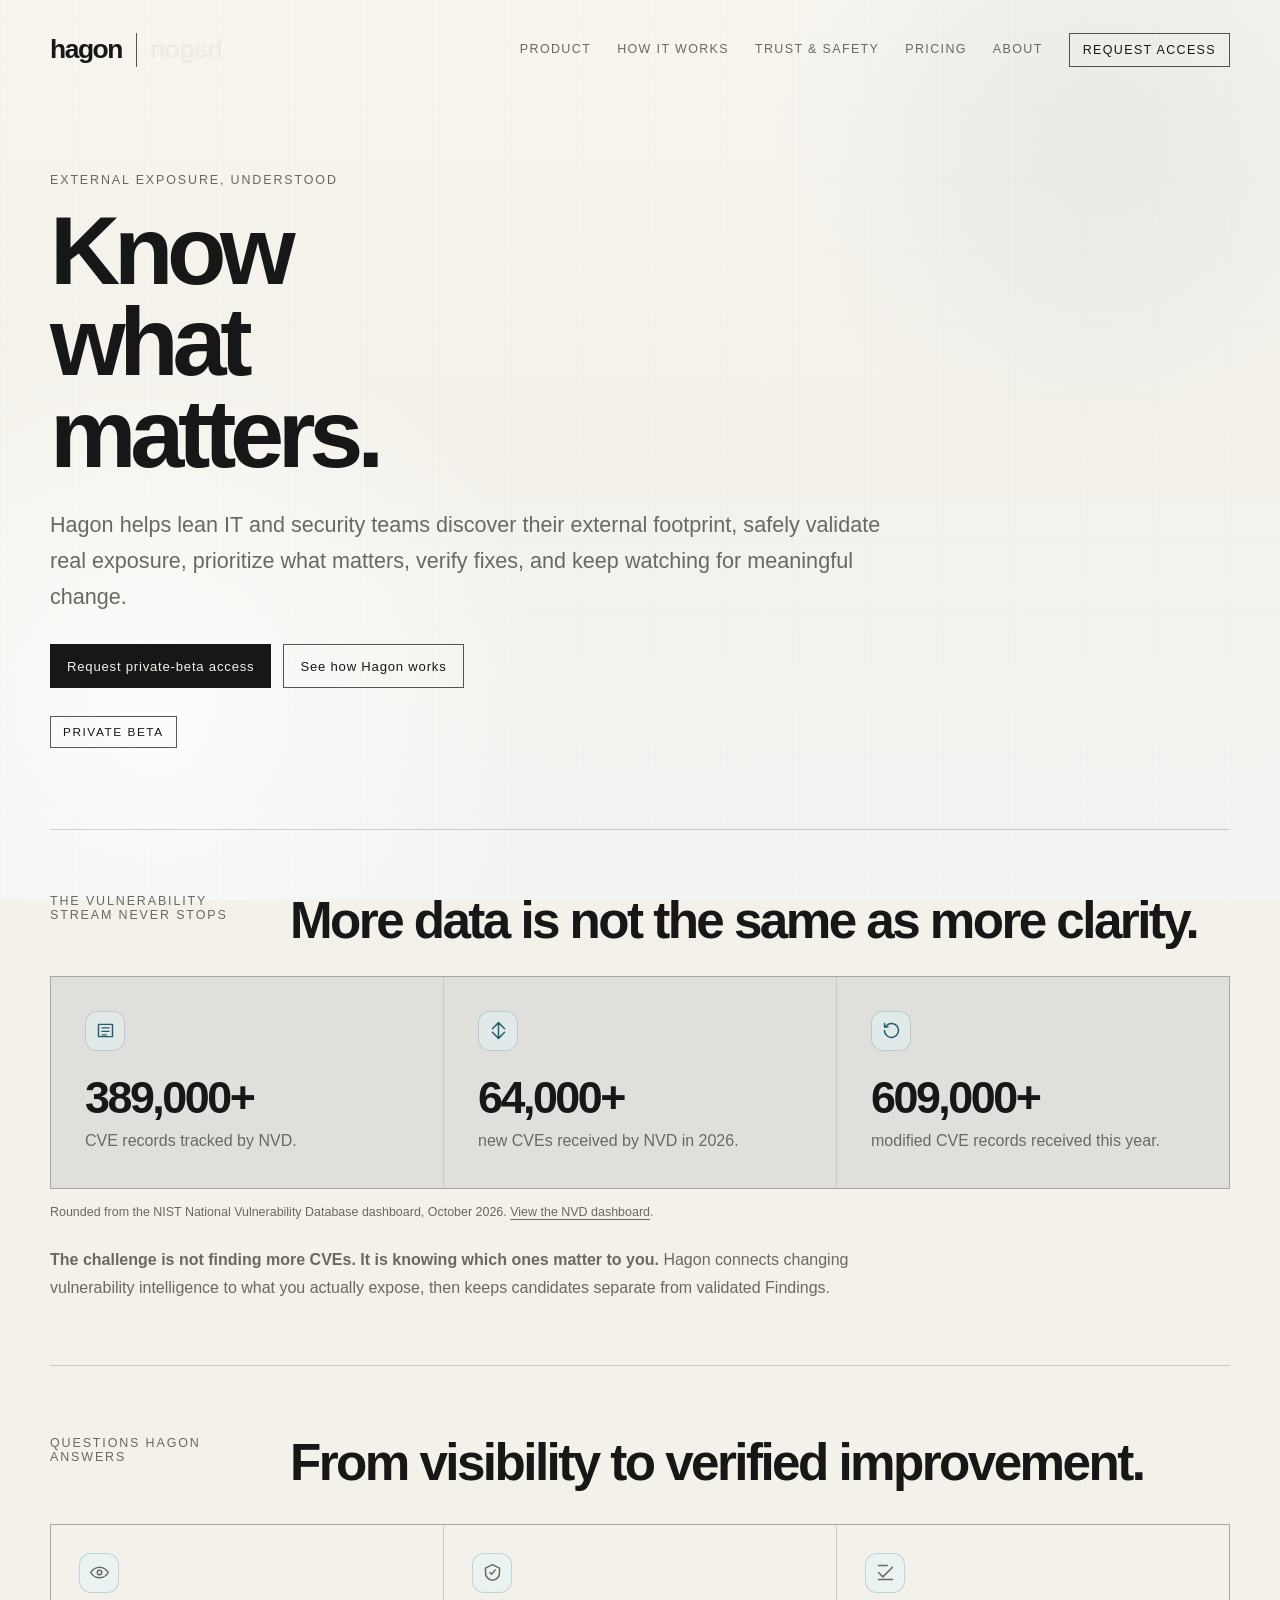
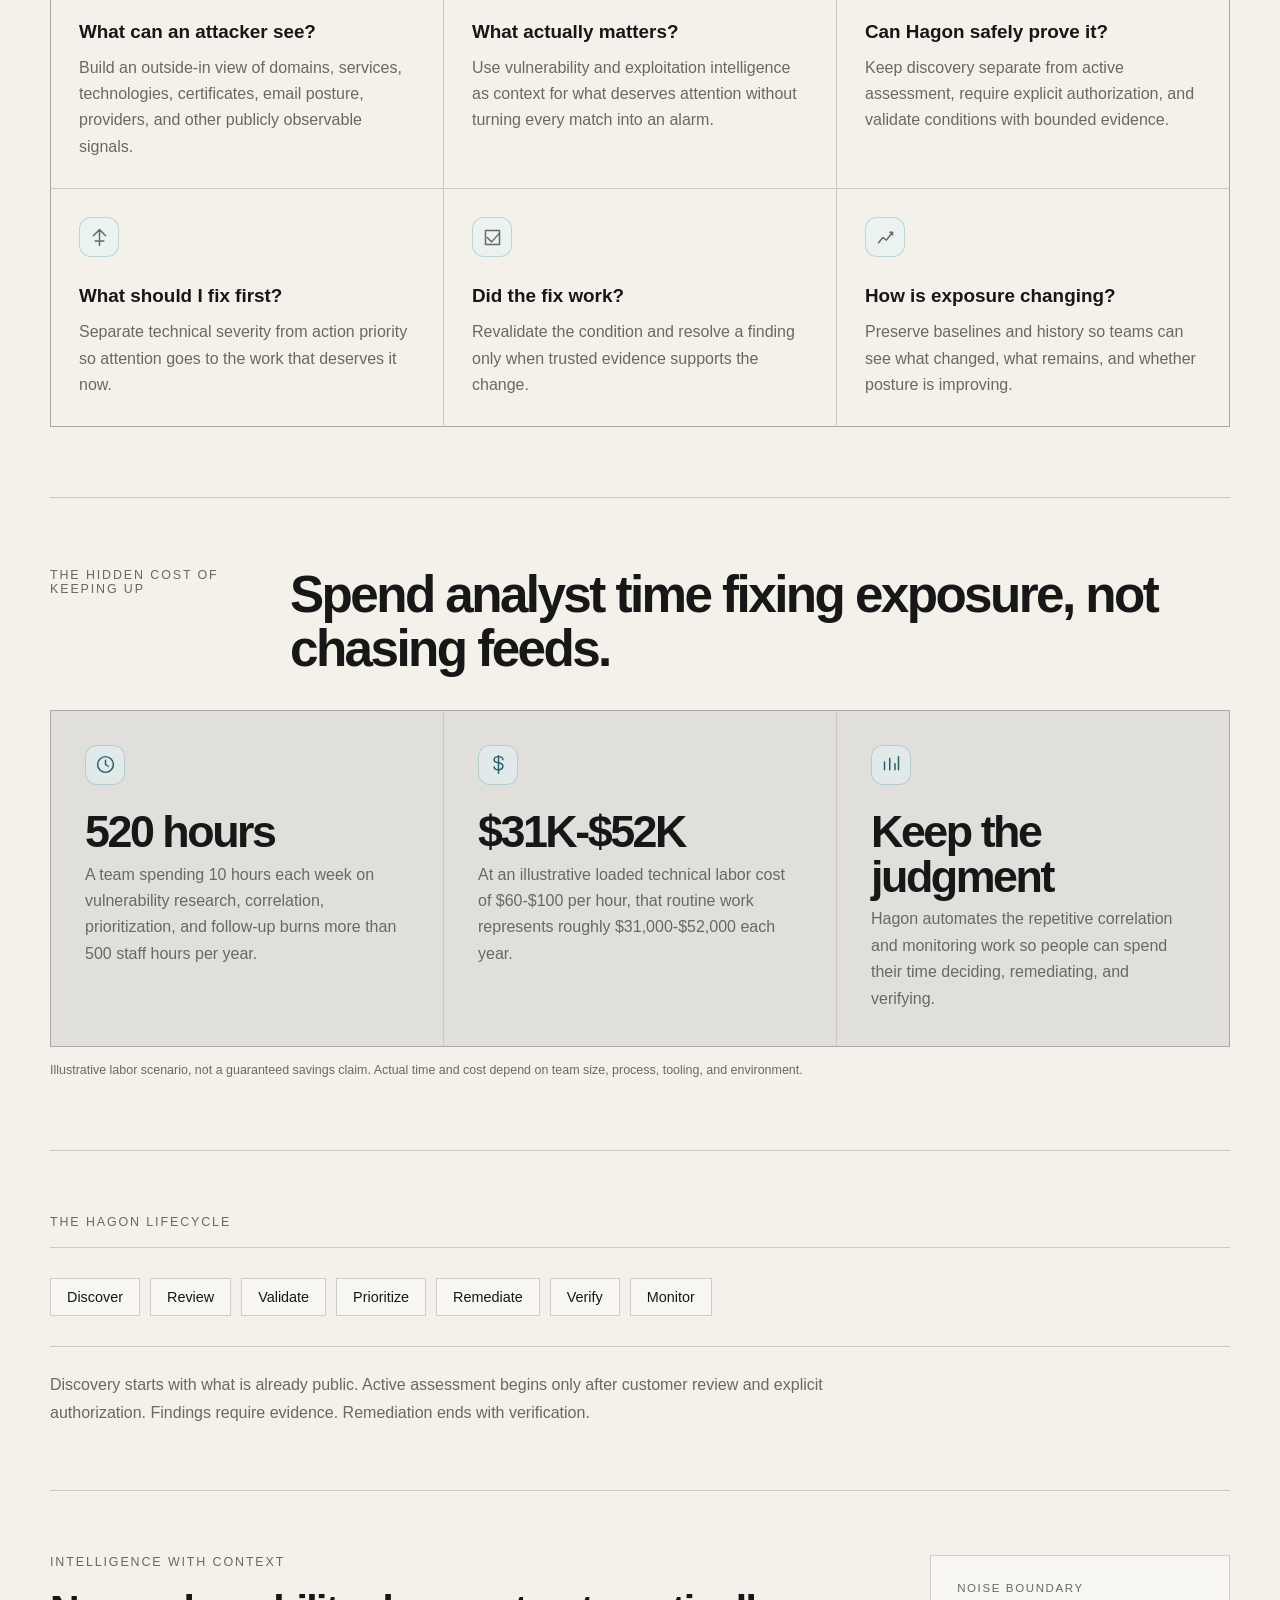
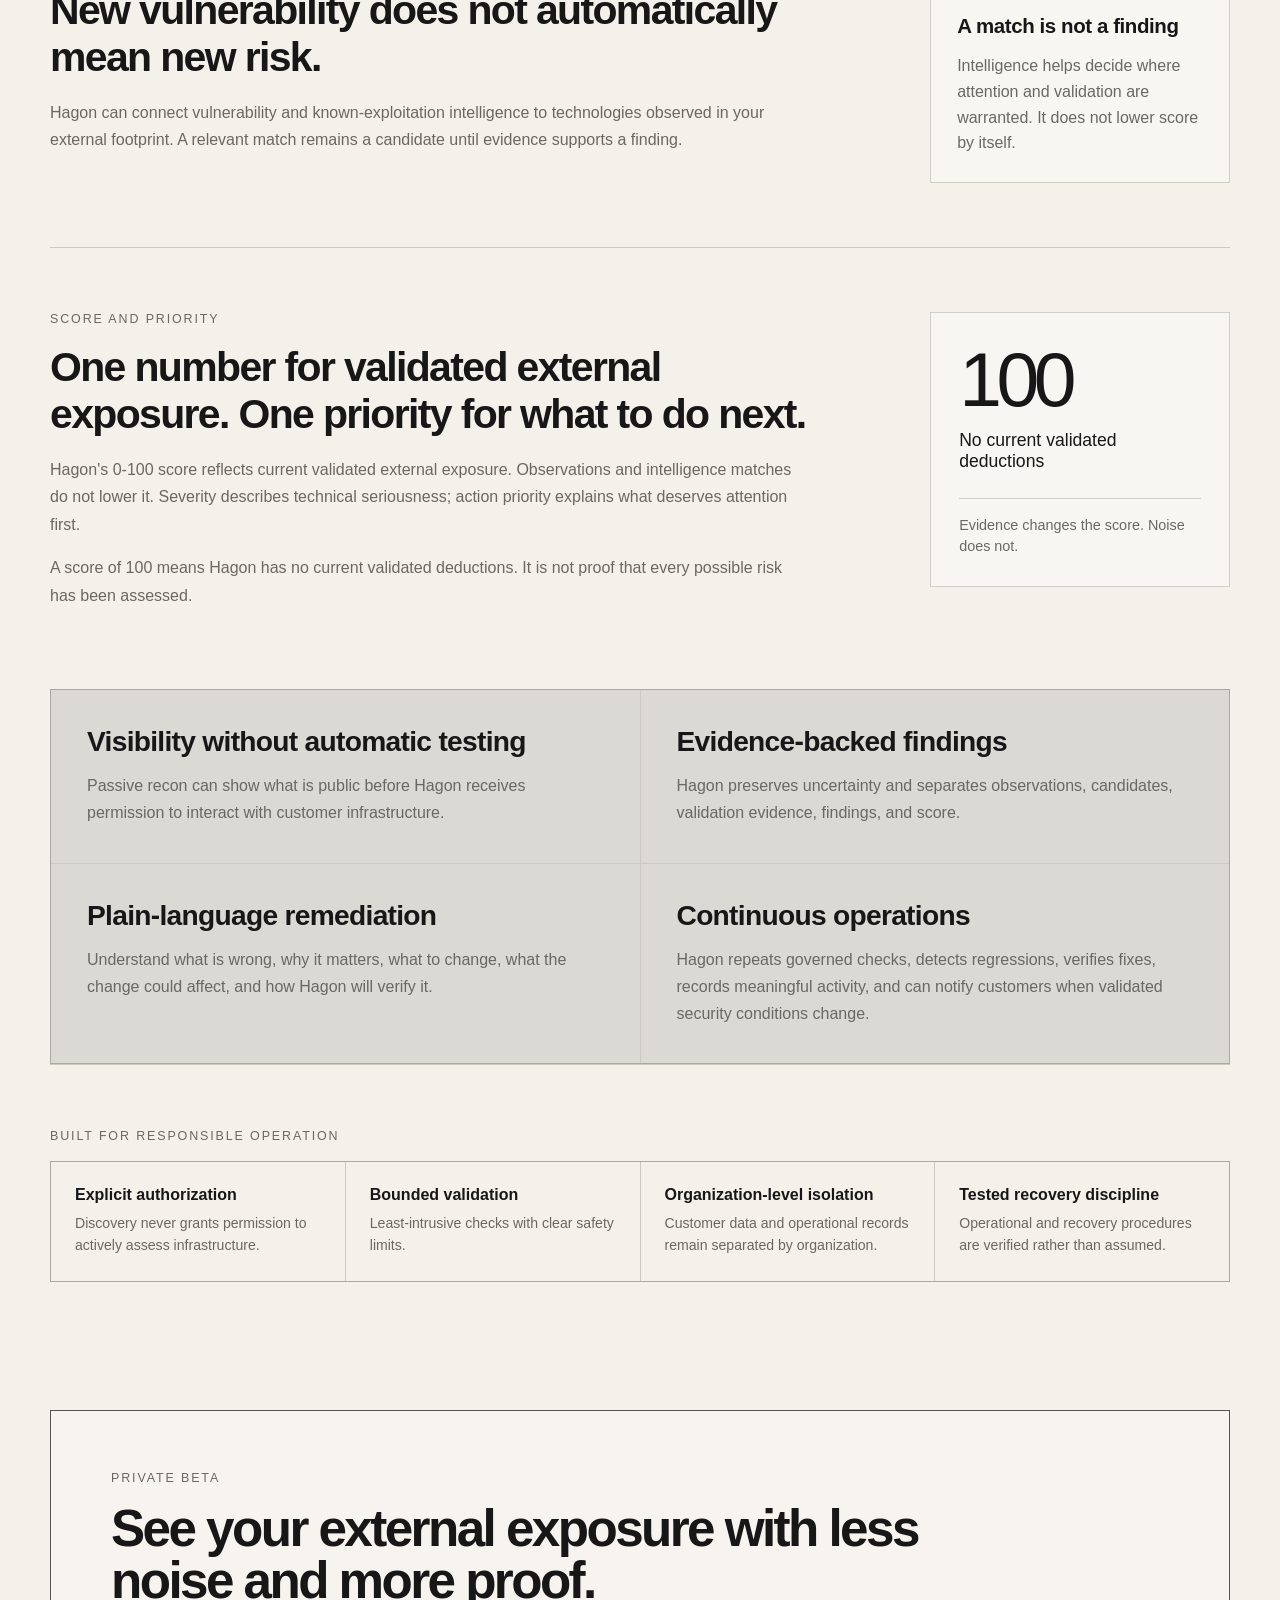
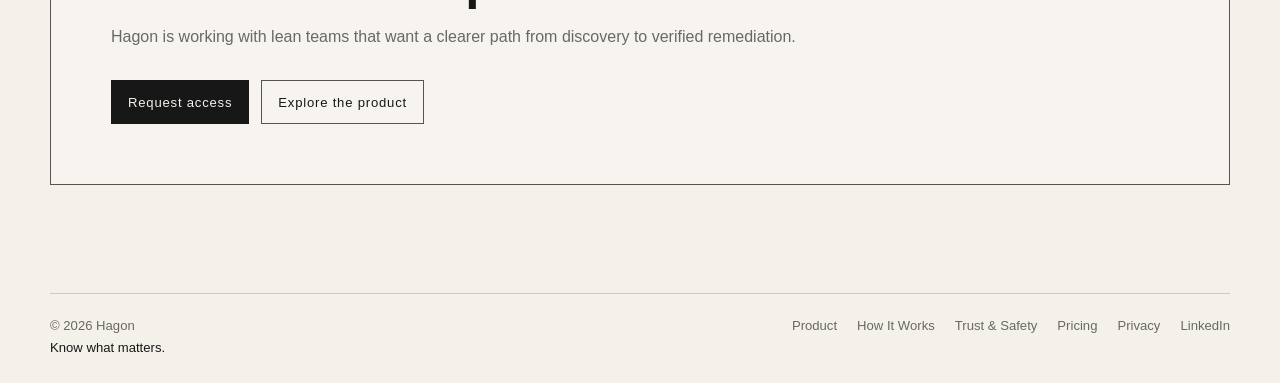
<file: index.html>
<!DOCTYPE html>

<html lang="en">
<head>
<meta charset="utf-8"/>
<meta content="width=device-width, initial-scale=1" name="viewport"/>
<meta content="Hagon helps lean IT and security teams discover external exposure, safely validate what matters, prioritize remediation, and continuously monitor authorized public assets." name="description"/>
<meta content="#f4f1ea" name="theme-color"/>
<meta content="website" property="og:type"/>
<meta content="Hagon" property="og:site_name"/>
<meta content="Hagon | External Exposure Management for Lean Security Teams" property="og:title"/>
<meta content="Hagon helps lean IT and security teams discover external exposure, safely validate what matters, prioritize remediation, and continuously monitor authorized public assets." property="og:description"/>
<meta content="https://hagontech.com/" property="og:url"/>
<meta content="https://hagontech.com/og-image.png" property="og:image"/>
<meta content="1200" property="og:image:width"/>
<meta content="630" property="og:image:height"/>
<meta content="Hagon. Know what matters." property="og:image:alt"/>
<meta content="summary_large_image" name="twitter:card"/>
<meta content="https://hagontech.com/og-image.png" name="twitter:image"/>
<link href="favicon.svg" rel="icon" type="image/svg+xml"/>
<link href="https://hagontech.com/" rel="canonical"/>
<title>Hagon | External Exposure Management for Lean Security Teams</title>
<link href="site.css" rel="stylesheet"/>
<script defer="" src="site.js"></script>
<meta content="Hagon | External Exposure Management for Lean Security Teams" name="twitter:title"/><meta content="Hagon helps lean IT and security teams discover external exposure, safely validate what matters, prioritize remediation, and continuously monitor authorized public assets." name="twitter:description"/><meta content="en_US" property="og:locale"/><script data-hagon-schema="true" type="application/ld+json">{"@context":"https://schema.org","@type":"Organization","@id":"https://hagontech.com/#organization","name":"Hagon","alternateName":"Hagon Technologies","url":"https://hagontech.com/","logo":"https://hagontech.com/og-image.png","sameAs":["https://www.linkedin.com/company/hagontech/"],"description":"Hagon builds evidence-first external exposure management software for lean IT and security teams."}</script><script data-hagon-schema="true" type="application/ld+json">{"@context":"https://schema.org","@type":"WebSite","@id":"https://hagontech.com/#website","url":"https://hagontech.com/","name":"Hagon","publisher":{"@id":"https://hagontech.com/#organization"}}</script><script data-hagon-schema="true" type="application/ld+json">{"@context":"https://schema.org","@type":"SoftwareApplication","@id":"https://hagontech.com/#software","name":"Hagon","applicationCategory":"SecurityApplication","operatingSystem":"Web","url":"https://hagontech.com/product.html","publisher":{"@id":"https://hagontech.com/#organization"},"description":"External exposure management software that combines outside-in discovery, vulnerability intelligence, evidence-backed validation, remediation, revalidation, reporting, and continuous monitoring.","featureList":["External attack surface discovery","Evidence-backed security validation","Vulnerability intelligence correlation","Finding prioritization","Remediation and revalidation","Continuous monitoring","Assessment and exposure reporting"]}</script></head>
<body class="home-page">
<a class="skip-link" href="#main-content">Skip to content</a>
<div class="page">
<header class="topbar">
<a aria-label="Hagon home" class="brand" href="index.html"><span>hagon</span><span aria-hidden="true" class="brand-divider"></span><span aria-hidden="true" class="brand-ghost">hagon</span></a>
<button aria-controls="primary-nav" aria-expanded="false" class="nav-toggle" type="button">Menu</button>
<nav aria-label="Primary navigation" class="nav" id="primary-nav"><a href="product.html">Product</a>
<a href="how-it-works.html">How It Works</a>
<a href="security.html">Trust &amp; Safety</a>
<a href="pricing.html">Pricing</a>
<a href="about.html">About</a>
<a class="nav-cta" href="contact.html">Request Access</a></nav>
</header>
<main class="content" id="main-content">
<section class="hero home-refresh">
<p class="eyebrow">External exposure, understood</p>
<h1>Know<br/>what<br/>matters.</h1>
<p class="lead">Hagon helps lean IT and security teams discover their external footprint, safely validate real exposure, prioritize what matters, verify fixes, and keep watching for meaningful change.</p>
<div class="hero-actions"><a class="button primary" href="contact.html">Request private-beta access</a><a class="button secondary" href="how-it-works.html">See how Hagon works</a></div>
<p class="status">Private beta</p>
</section>
<section aria-label="Why validation matters" class="proof-strip">
<div class="section-heading compact-heading"><p class="eyebrow">The vulnerability stream never stops</p><h2>More data is not the same as more clarity.</h2></div>
<div class="stat-grid">
<article><span class="icon-mark" aria-hidden="true"><svg viewBox="0 0 24 24"><path d="M4 5h16v14H4zM8 9h8M8 13h8M8 17h5"/></svg></span><strong>389,000+</strong><span>CVE records tracked by NVD.</span></article>
<article><span class="icon-mark" aria-hidden="true"><svg viewBox="0 0 24 24"><path d="M12 3v18M5 10l7-7 7 7M5 14l7 7 7-7"/></svg></span><strong>64,000+</strong><span>new CVEs received by NVD in 2026.</span></article>
<article><span class="icon-mark" aria-hidden="true"><svg viewBox="0 0 24 24"><path d="M4 12a8 8 0 1 0 2.3-5.7L4 8M4 4v4h4"/></svg></span><strong>609,000+</strong><span>modified CVE records received this year.</span></article>
</div>
<p class="source-note">Rounded from the NIST National Vulnerability Database dashboard, October 2026. <a href="https://nvd.nist.gov/general/nvd-dashboard" rel="noopener noreferrer" target="_blank">View the NVD dashboard</a>.</p>
<p class="flow-copy"><strong>The challenge is not finding more CVEs. It is knowing which ones matter to you.</strong> Hagon connects changing vulnerability intelligence to what you actually expose, then keeps candidates separate from validated Findings.</p>
</section>
<section aria-labelledby="questions-heading" class="question-grid"><div class="section-heading"><p class="eyebrow">Questions Hagon answers</p><h2 id="questions-heading">From visibility to verified improvement.</h2></div><div class="question-cards">
<article><span class="icon-mark question-icon" aria-hidden="true"><svg viewBox="0 0 24 24"><path d="M2 12s3.5-6 10-6 10 6 10 6-3.5 6-10 6S2 12 2 12z"/><circle cx="12" cy="12" r="2.5"/></svg></span><h3>What can an attacker see?</h3><p>Build an outside-in view of domains, services, technologies, certificates, email posture, providers, and other publicly observable signals.</p></article>
<article><span class="icon-mark question-icon" aria-hidden="true"><svg viewBox="0 0 24 24"><path d="M12 3l8 4v5c0 5-3.4 8-8 9-4.6-1-8-4-8-9V7zM9 12l2 2 4-5"/></svg></span><h3>What actually matters?</h3><p>Use vulnerability and exploitation intelligence as context for what deserves attention without turning every match into an alarm.</p></article>
<article><span class="icon-mark question-icon" aria-hidden="true"><svg viewBox="0 0 24 24"><path d="M4 12l5 5L20 6M4 4h10M4 20h16"/></svg></span><h3>Can Hagon safely prove it?</h3><p>Keep discovery separate from active assessment, require explicit authorization, and validate conditions with bounded evidence.</p></article>
<article><span class="icon-mark question-icon" aria-hidden="true"><svg viewBox="0 0 24 24"><path d="M12 3v18M5 10l7-7 7 7M7 16h10"/></svg></span><h3>What should I fix first?</h3><p>Separate technical severity from action priority so attention goes to the work that deserves it now.</p></article>
<article><span class="icon-mark question-icon" aria-hidden="true"><svg viewBox="0 0 24 24"><path d="M20 7l-9 10-5-5"/><path d="M4 4h16v16H4z"/></svg></span><h3>Did the fix work?</h3><p>Revalidate the condition and resolve a finding only when trusted evidence supports the change.</p></article>
<article><span class="icon-mark question-icon" aria-hidden="true"><svg viewBox="0 0 24 24"><path d="M4 18l5-6 4 3 7-9M17 6h3v3"/></svg></span><h3>How is exposure changing?</h3><p>Preserve baselines and history so teams can see what changed, what remains, and whether posture is improving.</p></article>
</div></section>
<section class="labor-section" aria-labelledby="labor-heading">
<div class="section-heading"><p class="eyebrow">The hidden cost of keeping up</p><h2 id="labor-heading">Spend analyst time fixing exposure, not chasing feeds.</h2></div>
<div class="labor-grid">
<article><span class="icon-mark" aria-hidden="true"><svg viewBox="0 0 24 24"><circle cx="12" cy="12" r="9"/><path d="M12 7v5l3 2"/></svg></span><strong>520 hours</strong><span>A team spending 10 hours each week on vulnerability research, correlation, prioritization, and follow-up burns more than 500 staff hours per year.</span></article>
<article><span class="icon-mark" aria-hidden="true"><svg viewBox="0 0 24 24"><path d="M12 2v20M17 6.5c0-2-2-3.5-5-3.5S7 4.3 7 6.5s1.7 3 5 3.5 5 1.4 5 3.8S15 18 12 18s-5-1.5-5-3.5"/></svg></span><strong>$31K-$52K</strong><span>At an illustrative loaded technical labor cost of $60-$100 per hour, that routine work represents roughly $31,000-$52,000 each year.</span></article>
<article><span class="icon-mark" aria-hidden="true"><svg viewBox="0 0 24 24"><path d="M4 18V9m6 9V5m6 13v-7m4 7V3"/></svg></span><strong>Keep the judgment</strong><span>Hagon automates the repetitive correlation and monitoring work so people can spend their time deciding, remediating, and verifying.</span></article>
</div>
<p class="source-note">Illustrative labor scenario, not a guaranteed savings claim. Actual time and cost depend on team size, process, tooling, and environment.</p>
</section>
<section class="flow-section"><p class="eyebrow">The Hagon lifecycle</p><div class="flow-line large-flow"><span>Discover</span><span>Review</span><span>Validate</span><span>Prioritize</span><span>Remediate</span><span>Verify</span><span>Monitor</span></div><p class="flow-copy">Discovery starts with what is already public. Active assessment begins only after customer review and explicit authorization. Findings require evidence. Remediation ends with verification.</p></section>
<section class="feature-section"><div class="feature-copy"><p class="eyebrow">Intelligence with context</p><h2>New vulnerability does not automatically mean new risk.</h2><p>Hagon can connect vulnerability and known-exploitation intelligence to technologies observed in your external footprint. A relevant match remains a candidate until evidence supports a finding.</p></div><div class="feature-panel"><p class="panel-label">Noise boundary</p><strong>A match is not a finding</strong><p>Intelligence helps decide where attention and validation are warranted. It does not lower score by itself.</p></div></section>
<section class="feature-section"><div class="feature-copy"><p class="eyebrow">Score and priority</p><h2>One number for validated external exposure. One priority for what to do next.</h2><p>Hagon's 0-100 score reflects current validated external exposure. Observations and intelligence matches do not lower it. Severity describes technical seriousness; action priority explains what deserves attention first.</p><p>A score of 100 means Hagon has no current validated deductions. It is not proof that every possible risk has been assessed.</p></div><div aria-label="Hagon score explanation" class="score-card"><span class="score-value">100</span><span class="score-label">No current validated deductions</span><span class="score-note">Evidence changes the score. Noise does not.</span></div></section>
<section class="principles"><article><h2>Visibility without automatic testing</h2><p>Passive recon can show what is public before Hagon receives permission to interact with customer infrastructure.</p></article><article><h2>Evidence-backed findings</h2><p>Hagon preserves uncertainty and separates observations, candidates, validation evidence, findings, and score.</p></article><article><h2>Plain-language remediation</h2><p>Understand what is wrong, why it matters, what to change, what the change could affect, and how Hagon will verify it.</p></article><article><h2>Continuous operations</h2><p>Hagon repeats governed checks, detects regressions, verifies fixes, records meaningful activity, and can notify customers when validated security conditions change.</p></article></section>
<section class="trust-strip"><p class="eyebrow">Built for responsible operation</p><div class="proof-grid"><article><strong>Explicit authorization</strong><span>Discovery never grants permission to actively assess infrastructure.</span></article><article><strong>Bounded validation</strong><span>Least-intrusive checks with clear safety limits.</span></article><article><strong>Organization-level isolation</strong><span>Customer data and operational records remain separated by organization.</span></article><article><strong>Tested recovery discipline</strong><span>Operational and recovery procedures are verified rather than assumed.</span></article></div></section>
<section class="cta-band"><p class="eyebrow">Private beta</p><h2>See your external exposure with less noise and more proof.</h2><p>Hagon is working with lean teams that want a clearer path from discovery to verified remediation.</p><div class="hero-actions"><a class="button primary" href="contact.html">Request access</a><a class="button secondary" href="product.html">Explore the product</a></div></section>
</main>
<footer class="footer"><div><span>© 2026 Hagon</span><span class="footer-tagline">Know what matters.</span></div><nav aria-label="Footer navigation" class="footer-nav"><a href="product.html">Product</a>
<a href="how-it-works.html">How It Works</a>
<a href="security.html">Trust &amp; Safety</a>
<a href="pricing.html">Pricing</a>
<a href="privacy.html">Privacy</a>
<a href="https://www.linkedin.com/company/hagontech/" rel="noopener noreferrer" target="_blank">LinkedIn</a></nav></footer>
</div>
</body>
</html>
</file>
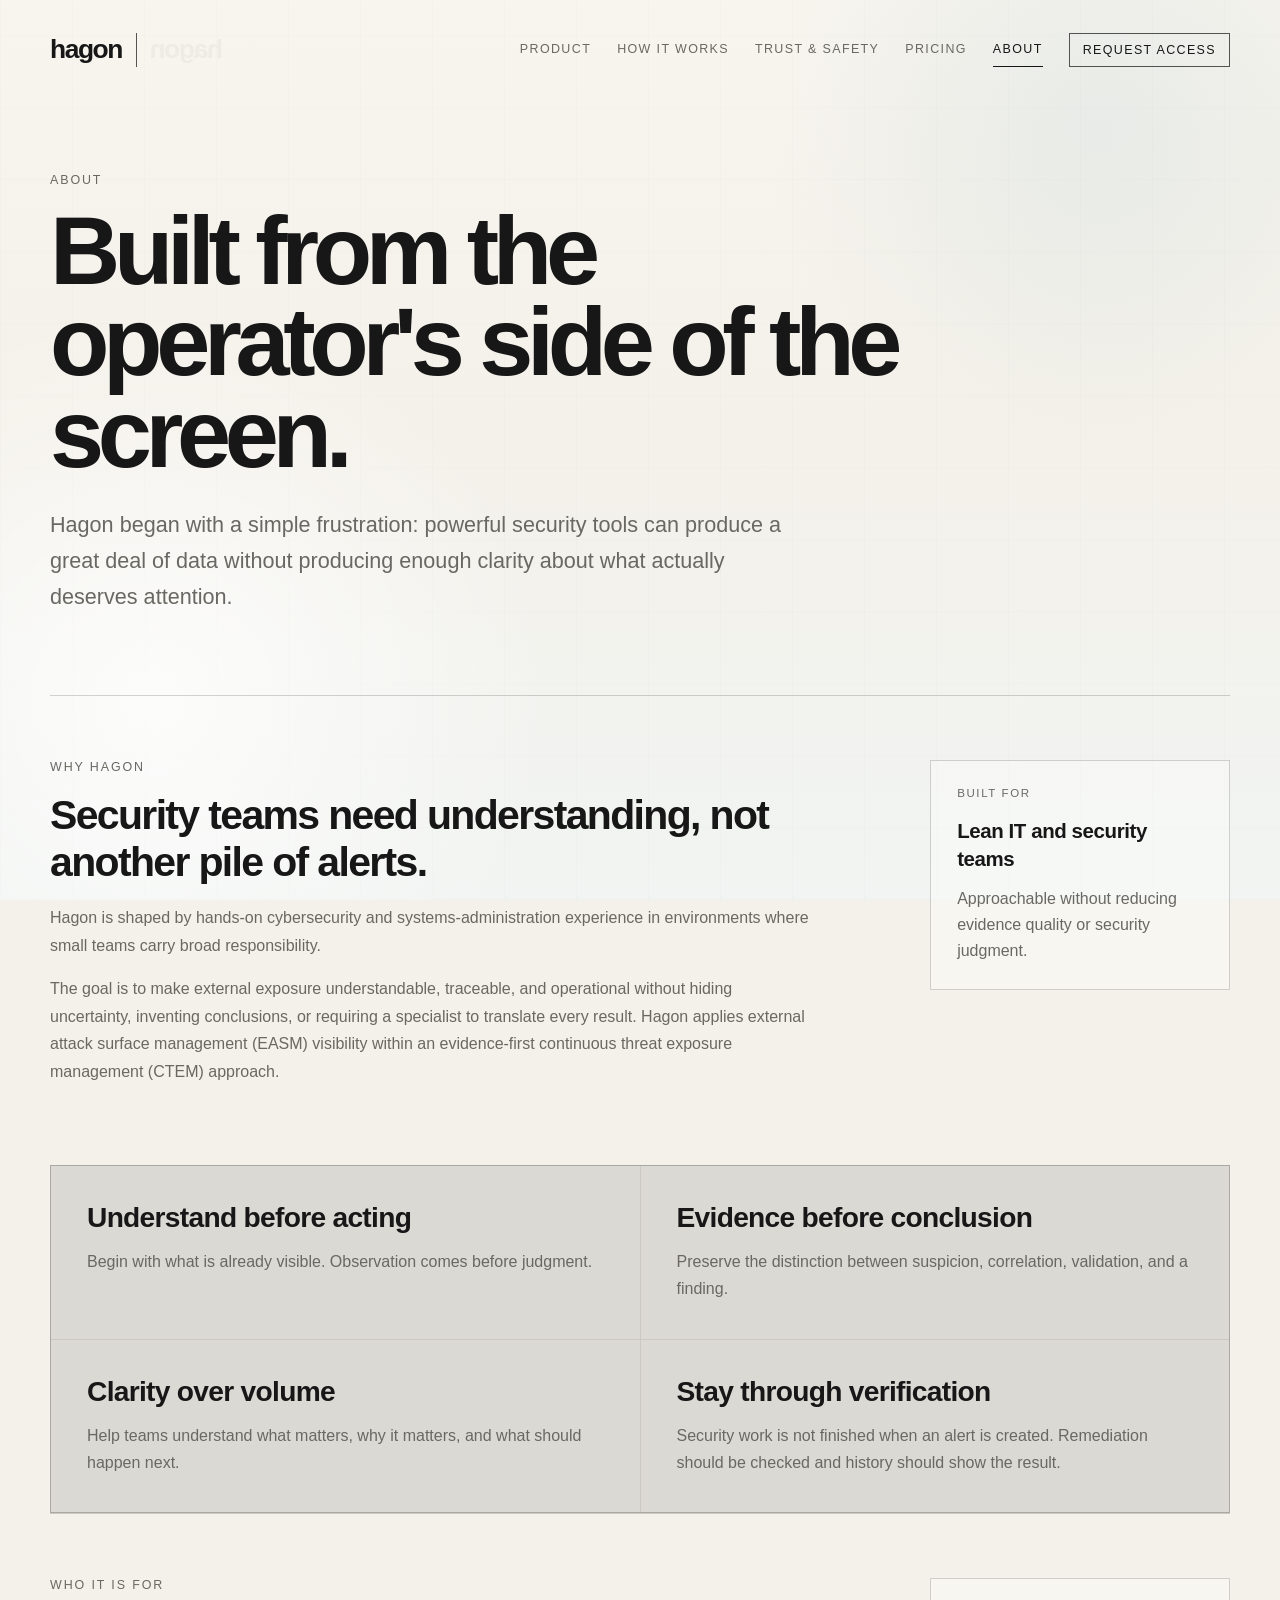
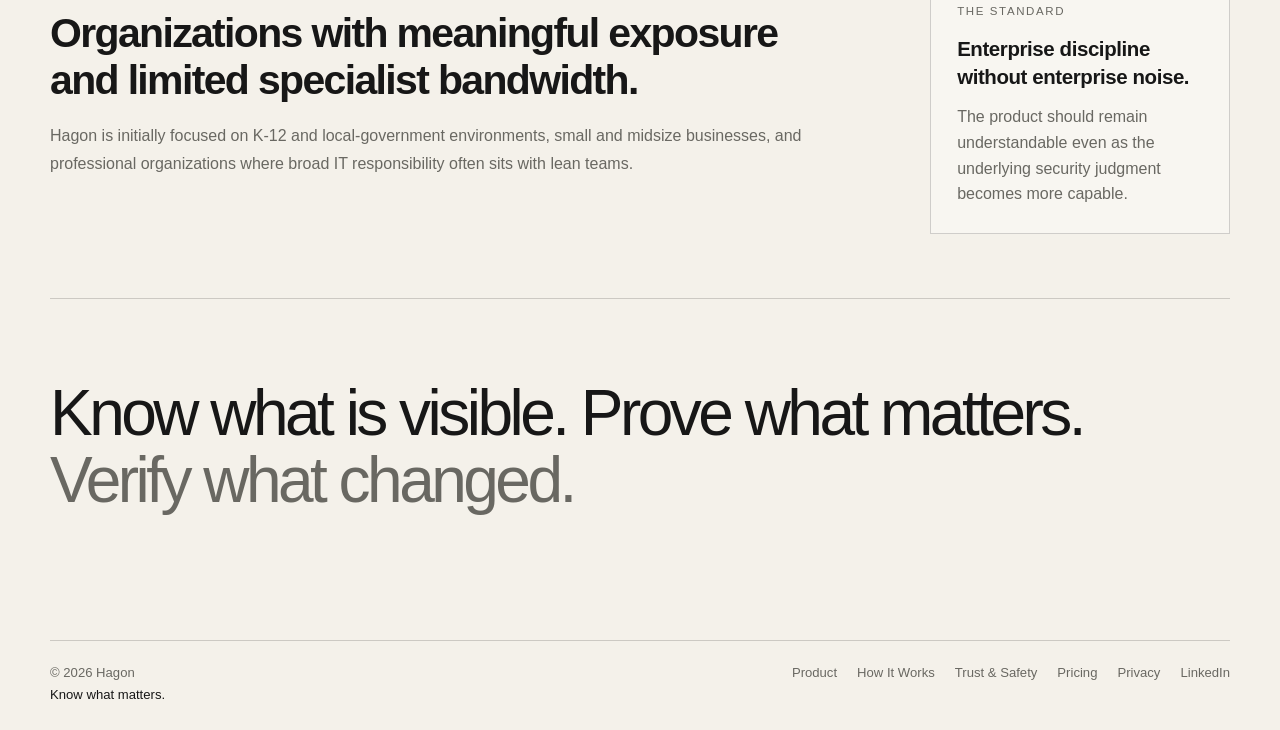
<file: about.html>
<!DOCTYPE html>

<html lang="en">
<head>
<meta charset="utf-8"/>
<meta content="width=device-width, initial-scale=1" name="viewport"/>
<meta content="Hagon is an evidence-first external exposure management platform built for lean IT and security teams that need clearer decisions from outside-in security data." name="description"/>
<meta content="#f4f1ea" name="theme-color"/>
<meta content="website" property="og:type"/>
<meta content="Hagon" property="og:site_name"/>
<meta content="About Hagon | Evidence-First Exposure Management" property="og:title"/>
<meta content="Hagon is an evidence-first external exposure management platform built for lean IT and security teams that need clearer decisions from outside-in security data." property="og:description"/>
<meta content="https://hagontech.com/about.html" property="og:url"/>
<meta content="https://hagontech.com/og-image.png" property="og:image"/>
<meta content="1200" property="og:image:width"/>
<meta content="630" property="og:image:height"/>
<meta content="Hagon. Know what matters." property="og:image:alt"/>
<meta content="summary_large_image" name="twitter:card"/>
<meta content="https://hagontech.com/og-image.png" name="twitter:image"/>
<link href="favicon.svg" rel="icon" type="image/svg+xml"/>
<link href="https://hagontech.com/about.html" rel="canonical"/>
<title>About Hagon | Evidence-First Exposure Management</title>
<link href="site.css" rel="stylesheet"/>
<script defer="" src="site.js"></script>
<meta content="About Hagon | Evidence-First Exposure Management" name="twitter:title"/><meta content="Hagon is an evidence-first external exposure management platform built for lean IT and security teams that need clearer decisions from outside-in security data." name="twitter:description"/><meta content="en_US" property="og:locale"/><script data-hagon-schema="true" type="application/ld+json">{"@context":"https://schema.org","@type":"Organization","@id":"https://hagontech.com/#organization","name":"Hagon","alternateName":"Hagon Technologies","url":"https://hagontech.com/","logo":"https://hagontech.com/og-image.png","sameAs":["https://www.linkedin.com/company/hagontech/"],"description":"Hagon builds evidence-first external exposure management software for lean IT and security teams."}</script></head>
<body class="about-page">
<a class="skip-link" href="#main-content">Skip to content</a>
<div class="page">
<header class="topbar">
<a aria-label="Hagon home" class="brand" href="index.html"><span>hagon</span><span aria-hidden="true" class="brand-divider"></span><span aria-hidden="true" class="brand-ghost">hagon</span></a>
<button aria-controls="primary-nav" aria-expanded="false" class="nav-toggle" type="button">Menu</button>
<nav aria-label="Primary navigation" class="nav" id="primary-nav"><a href="product.html">Product</a>
<a href="how-it-works.html">How It Works</a>
<a href="security.html">Trust &amp; Safety</a>
<a href="pricing.html">Pricing</a>
<a aria-current="page" href="about.html">About</a>
<a class="nav-cta" href="contact.html">Request Access</a></nav>
</header>
<main class="content" id="main-content">
<section class="hero"><p class="eyebrow">About</p><h1>Built from the operator's side of the screen.</h1><p class="lead">Hagon began with a simple frustration: powerful security tools can produce a great deal of data without producing enough clarity about what actually deserves attention.</p></section>
<section class="feature-section"><div class="feature-copy"><p class="eyebrow">Why Hagon</p><h2>Security teams need understanding, not another pile of alerts.</h2><p>Hagon is shaped by hands-on cybersecurity and systems-administration experience in environments where small teams carry broad responsibility.</p><p>The goal is to make external exposure understandable, traceable, and operational without hiding uncertainty, inventing conclusions, or requiring a specialist to translate every result. Hagon applies external attack surface management (EASM) visibility within an evidence-first continuous threat exposure management (CTEM) approach.</p></div><div class="feature-panel"><p class="panel-label">Built for</p><strong>Lean IT and security teams</strong><p>Approachable without reducing evidence quality or security judgment.</p></div></section>
<section class="principles"><article><h2>Understand before acting</h2><p>Begin with what is already visible. Observation comes before judgment.</p></article><article><h2>Evidence before conclusion</h2><p>Preserve the distinction between suspicion, correlation, validation, and a finding.</p></article><article><h2>Clarity over volume</h2><p>Help teams understand what matters, why it matters, and what should happen next.</p></article><article><h2>Stay through verification</h2><p>Security work is not finished when an alert is created. Remediation should be checked and history should show the result.</p></article></section>
<section class="feature-section"><div class="feature-copy"><p class="eyebrow">Who it is for</p><h2>Organizations with meaningful exposure and limited specialist bandwidth.</h2><p>Hagon is initially focused on K-12 and local-government environments, small and midsize businesses, and professional organizations where broad IT responsibility often sits with lean teams.</p></div><div class="feature-panel"><p class="panel-label">The standard</p><strong>Enterprise discipline without enterprise noise.</strong><p>The product should remain understandable even as the underlying security judgment becomes more capable.</p></div></section>
<section class="statement"><p>Know what is visible. Prove what matters. <em>Verify what changed.</em></p></section>
</main>
<footer class="footer"><div><span>© 2026 Hagon</span><span class="footer-tagline">Know what matters.</span></div><nav aria-label="Footer navigation" class="footer-nav"><a href="product.html">Product</a>
<a href="how-it-works.html">How It Works</a>
<a href="security.html">Trust &amp; Safety</a>
<a href="pricing.html">Pricing</a>
<a href="privacy.html">Privacy</a>
<a href="https://www.linkedin.com/company/hagontech/" rel="noopener noreferrer" target="_blank">LinkedIn</a></nav></footer>
</div>
</body>
</html>
</file>
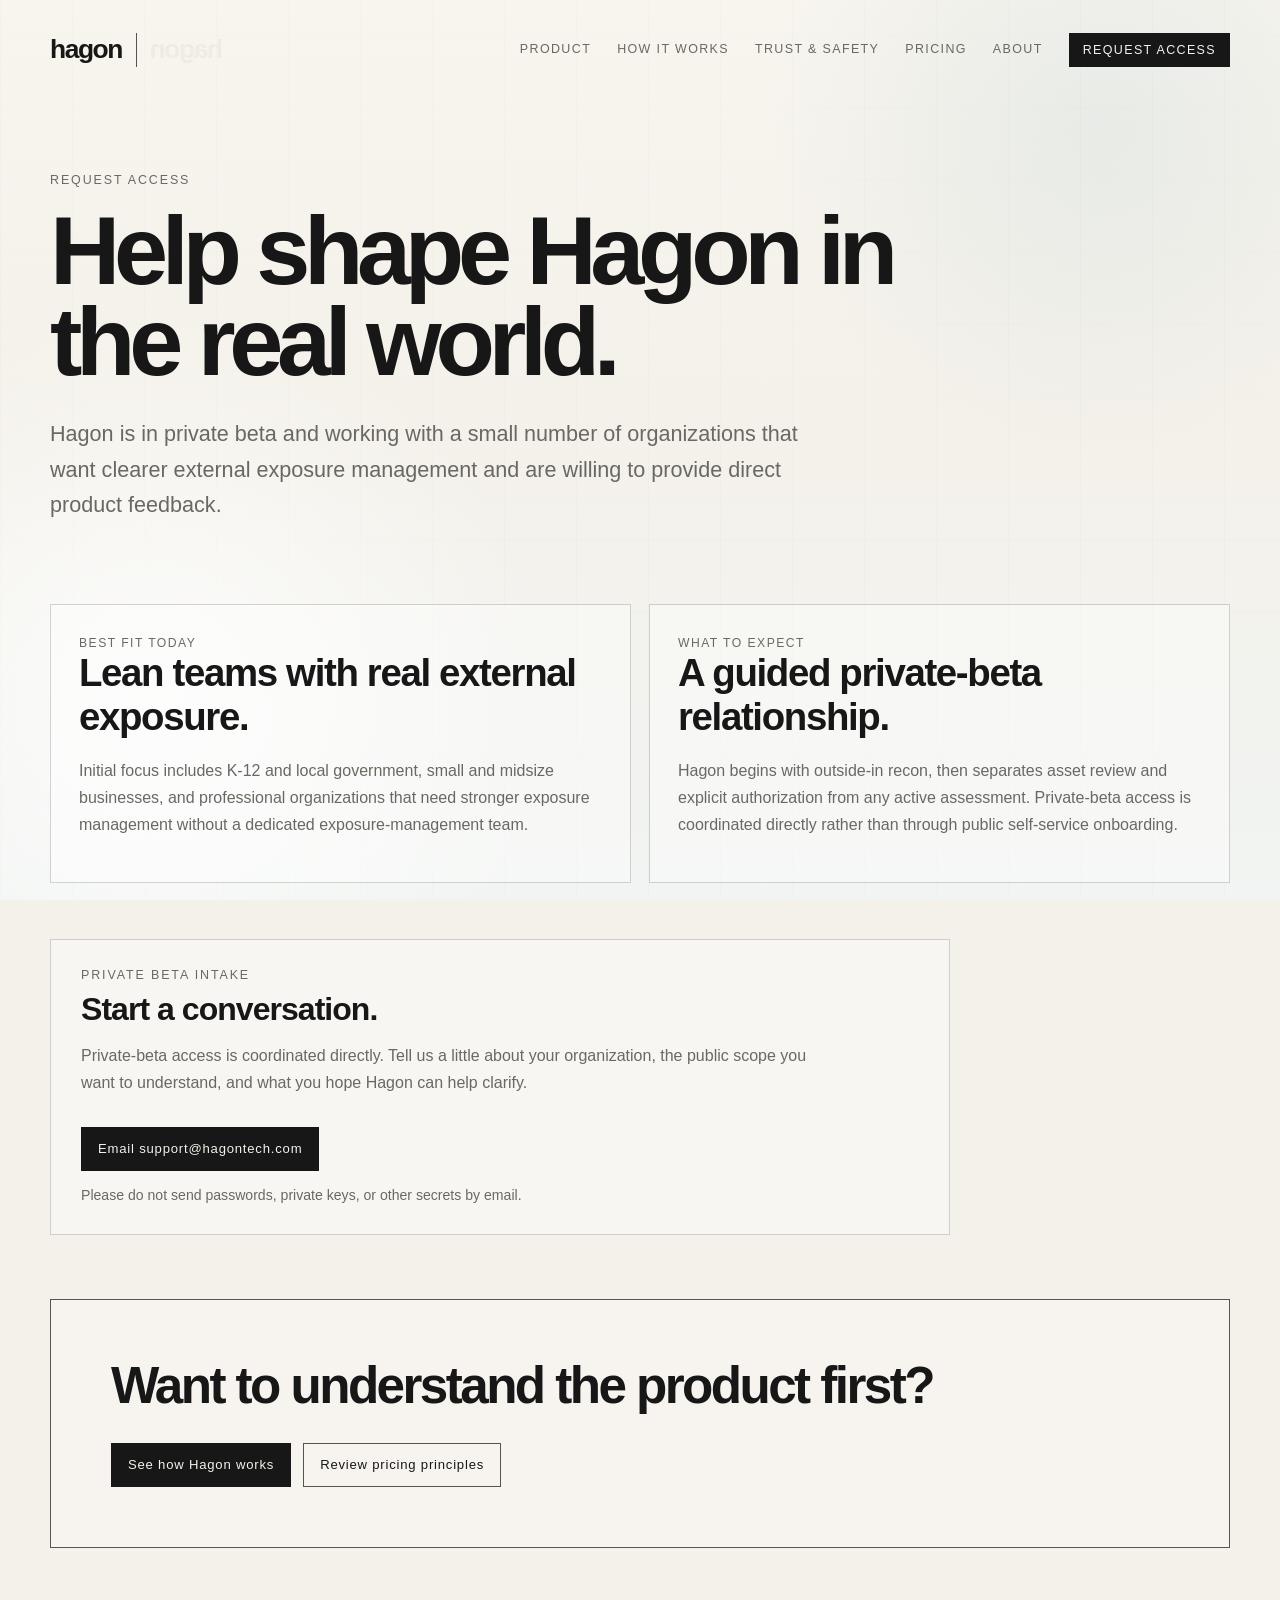
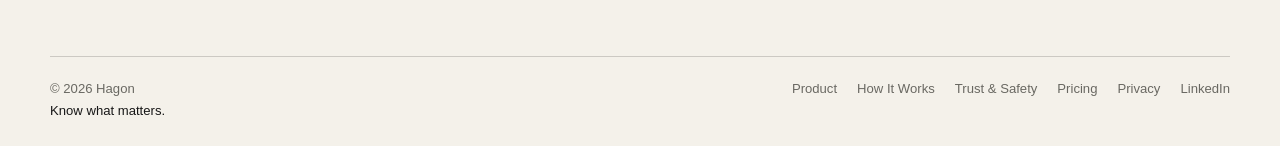
<file: contact.html>
<!DOCTYPE html>

<html lang="en">
<head>
<meta charset="utf-8"/>
<meta content="width=device-width, initial-scale=1" name="viewport"/>
<meta content="Request Hagon controlled-beta access for lean IT and security teams that want evidence-backed external exposure management and continuous monitoring." name="description"/>
<meta content="#f4f1ea" name="theme-color"/>
<meta content="website" property="og:type"/>
<meta content="Hagon" property="og:site_name"/>
<meta content="Request Access | Hagon" property="og:title"/>
<meta content="Request Hagon controlled-beta access for lean IT and security teams that want evidence-backed external exposure management and continuous monitoring." property="og:description"/>
<meta content="https://hagontech.com/contact.html" property="og:url"/>
<meta content="https://hagontech.com/og-image.png" property="og:image"/>
<meta content="1200" property="og:image:width"/>
<meta content="630" property="og:image:height"/>
<meta content="Hagon. Know what matters." property="og:image:alt"/>
<meta content="summary_large_image" name="twitter:card"/>
<meta content="https://hagontech.com/og-image.png" name="twitter:image"/>
<link href="favicon.svg" rel="icon" type="image/svg+xml"/>
<link href="https://hagontech.com/contact.html" rel="canonical"/>
<title>Request Access | Hagon</title>
<link href="site.css" rel="stylesheet"/>
<script defer="" src="site.js"></script>
<meta content="Request Access | Hagon" name="twitter:title"/><meta content="Request Hagon controlled-beta access for lean IT and security teams that want evidence-backed external exposure management and continuous monitoring." name="twitter:description"/><meta content="en_US" property="og:locale"/><script data-hagon-schema="true" type="application/ld+json">{"@context":"https://schema.org","@type":"Organization","@id":"https://hagontech.com/#organization","name":"Hagon","alternateName":"Hagon Technologies","url":"https://hagontech.com/","logo":"https://hagontech.com/og-image.png","sameAs":["https://www.linkedin.com/company/hagontech/"],"description":"Hagon builds evidence-first external exposure management software for lean IT and security teams."}</script></head>
<body class="contact-page">
<a class="skip-link" href="#main-content">Skip to content</a>
<div class="page">
<header class="topbar">
<a aria-label="Hagon home" class="brand" href="index.html"><span>hagon</span><span aria-hidden="true" class="brand-divider"></span><span aria-hidden="true" class="brand-ghost">hagon</span></a>
<button aria-controls="primary-nav" aria-expanded="false" class="nav-toggle" type="button">Menu</button>
<nav aria-label="Primary navigation" class="nav" id="primary-nav"><a href="product.html">Product</a>
<a href="how-it-works.html">How It Works</a>
<a href="security.html">Trust &amp; Safety</a>
<a href="pricing.html">Pricing</a>
<a href="about.html">About</a>
<a aria-current="page" class="nav-cta" href="contact.html">Request Access</a></nav>
</header>
<main class="content" id="main-content">
<section class="hero"><p class="eyebrow">Request Access</p><h1>Help shape Hagon in the real world.</h1><p class="lead">Hagon is in private beta and working with a small number of organizations that want clearer external exposure management and are willing to provide direct product feedback.</p></section>
<section class="contact-grid"><article><span>Best fit today</span><h2>Lean teams with real external exposure.</h2><p>Initial focus includes K-12 and local government, small and midsize businesses, and professional organizations that need stronger exposure management without a dedicated exposure-management team.</p></article><article><span>What to expect</span><h2>A guided private-beta relationship.</h2><p>Hagon begins with outside-in recon, then separates asset review and explicit authorization from any active assessment. Private-beta access is coordinated directly rather than through public self-service onboarding.</p></article></section>
<section class="beta-notice intake-notice"><p class="eyebrow">Private beta intake</p><h2>Start a conversation.</h2><p>Private-beta access is coordinated directly. Tell us a little about your organization, the public scope you want to understand, and what you hope Hagon can help clarify.</p><div class="hero-actions"><a class="button primary" href="mailto:support@hagontech.com?subject=Hagon%20private-beta%20access">Email support@hagontech.com</a></div><p class="intake-note">Please do not send passwords, private keys, or other secrets by email.</p></section>
<section class="cta-band"><h2>Want to understand the product first?</h2><div class="hero-actions"><a class="button primary" href="how-it-works.html">See how Hagon works</a><a class="button secondary" href="pricing.html">Review pricing principles</a></div></section>
</main>
<footer class="footer"><div><span>© 2026 Hagon</span><span class="footer-tagline">Know what matters.</span></div><nav aria-label="Footer navigation" class="footer-nav"><a href="product.html">Product</a>
<a href="how-it-works.html">How It Works</a>
<a href="security.html">Trust &amp; Safety</a>
<a href="pricing.html">Pricing</a>
<a href="privacy.html">Privacy</a>
<a href="https://www.linkedin.com/company/hagontech/" rel="noopener noreferrer" target="_blank">LinkedIn</a></nav></footer>
</div>
</body>
</html>
</file>
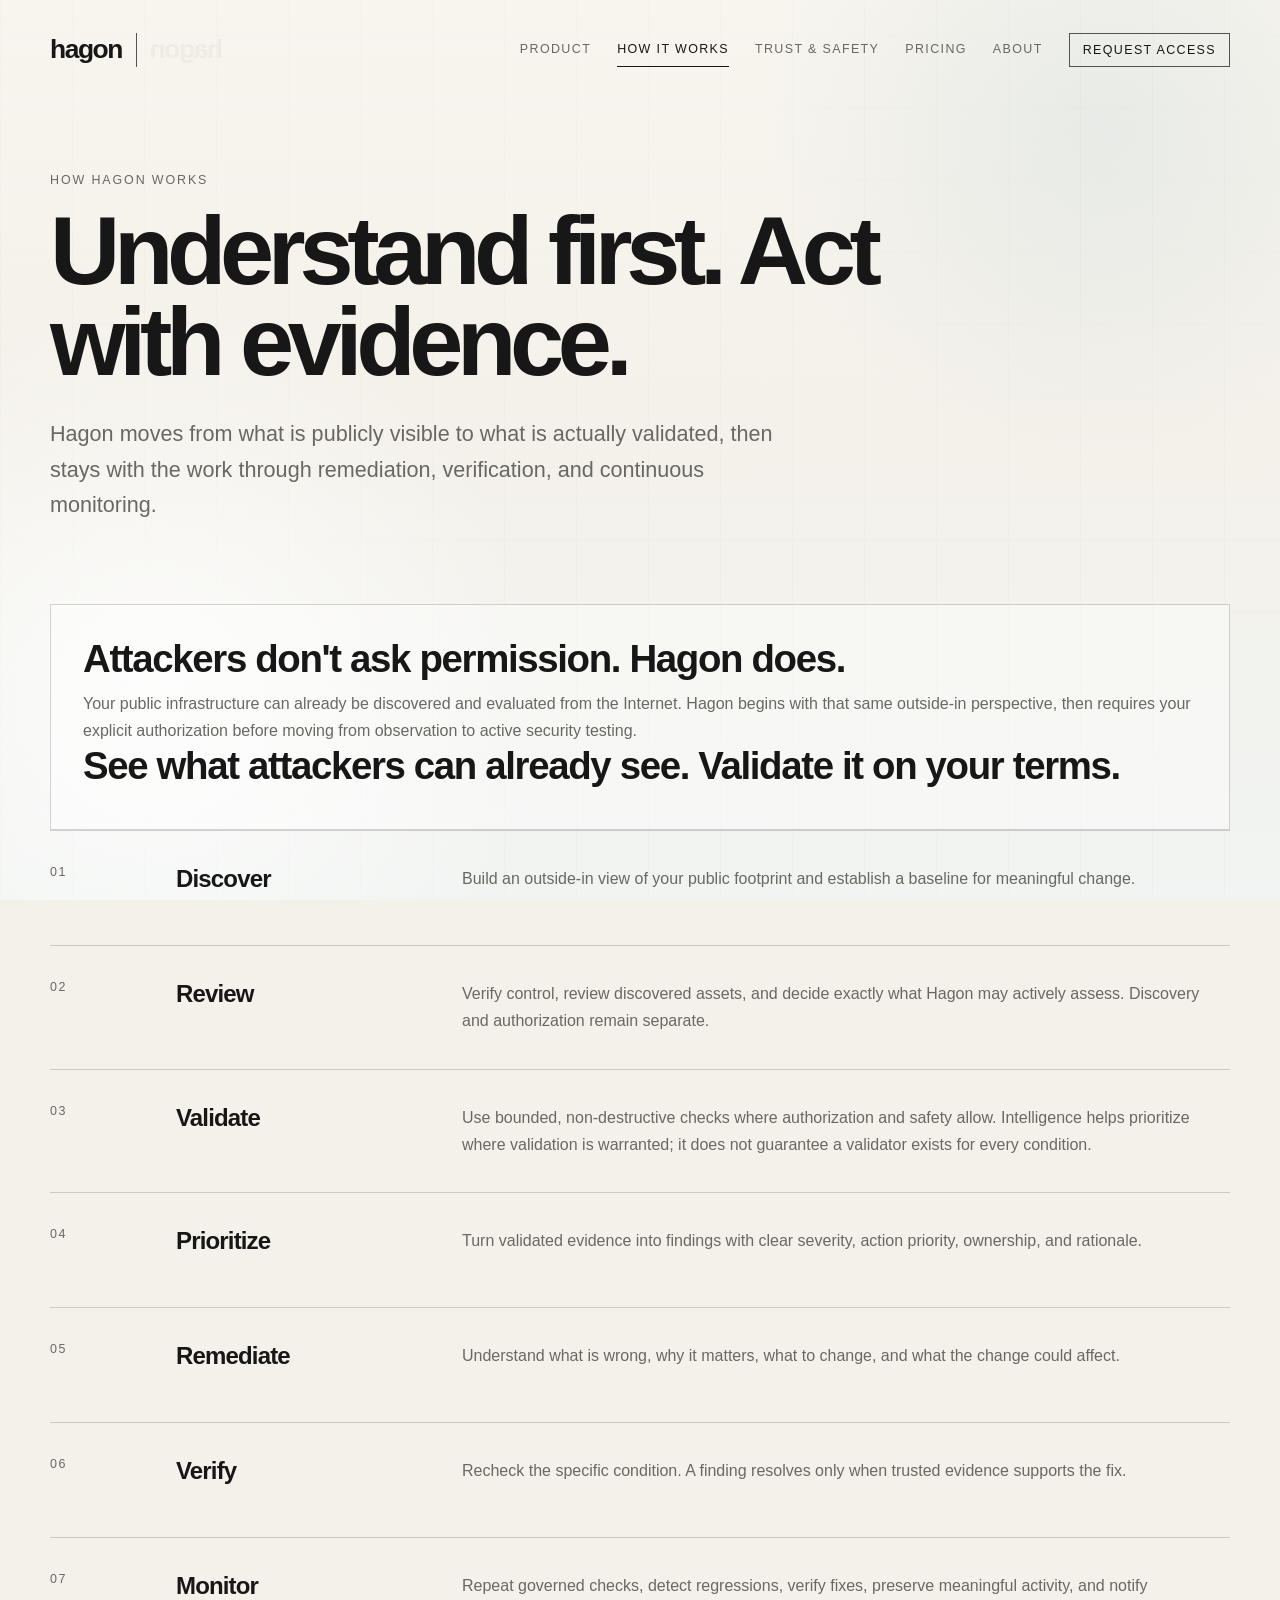
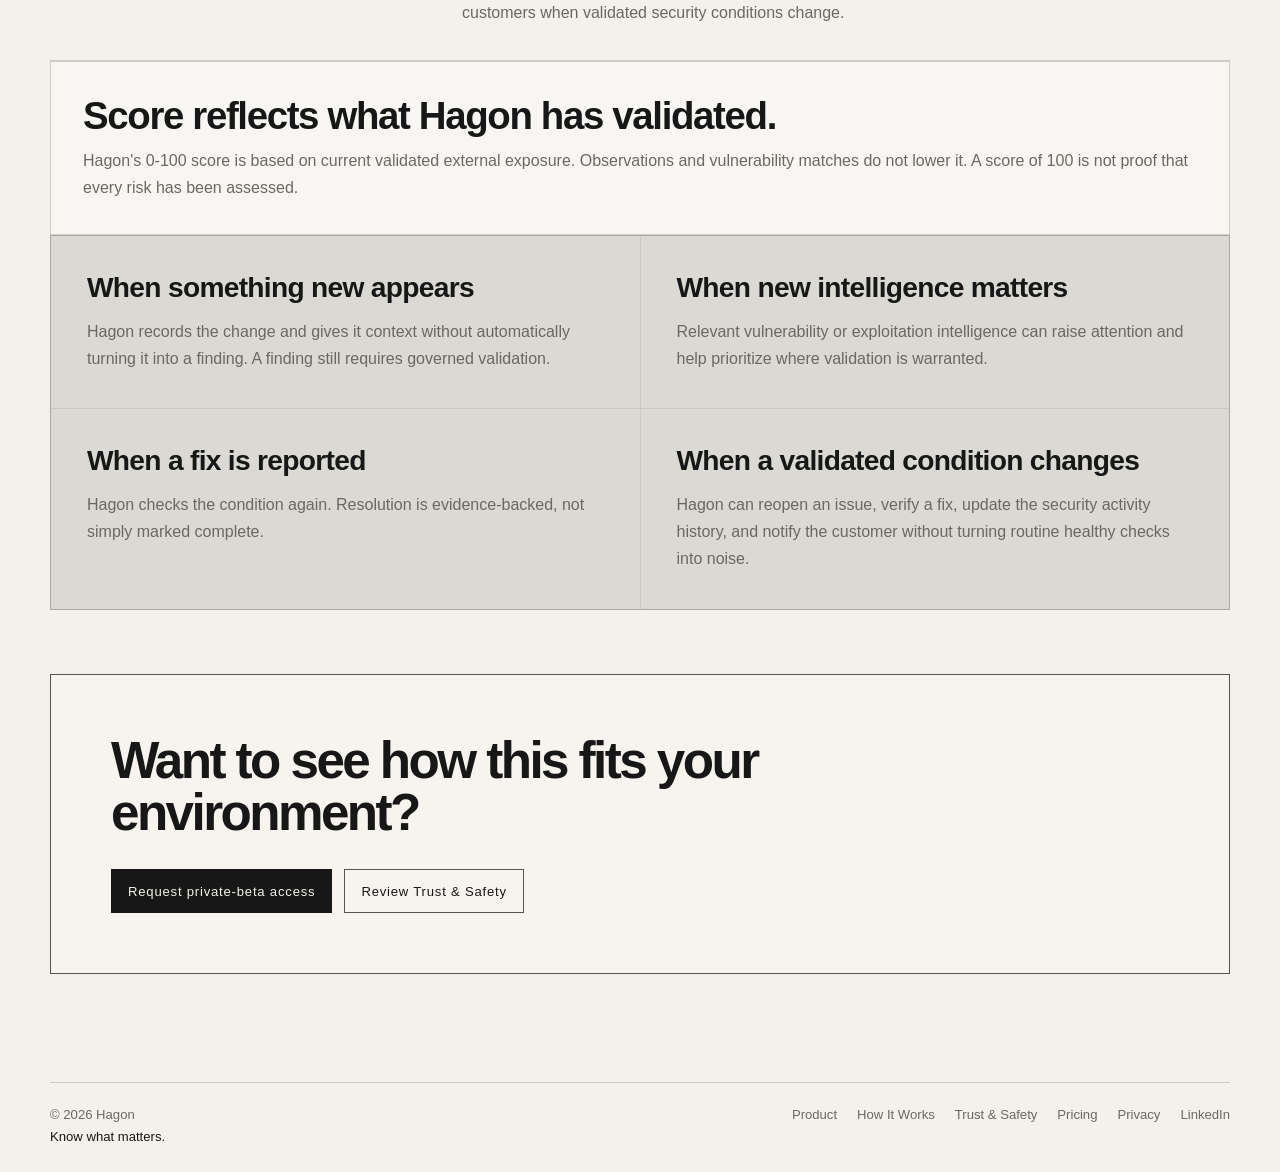
<file: how-it-works.html>
<!DOCTYPE html>

<html lang="en">
<head>
<meta charset="utf-8"/>
<meta content="width=device-width, initial-scale=1" name="viewport"/>
<meta content="See how Hagon moves from outside-in discovery and customer authorization through evidence-backed validation, prioritization, remediation, verification, and continuous monitoring." name="description"/>
<meta content="#f4f1ea" name="theme-color"/>
<meta content="website" property="og:type"/>
<meta content="Hagon" property="og:site_name"/>
<meta content="How Hagon Works | External Exposure Management" property="og:title"/>
<meta content="See how Hagon moves from outside-in discovery and customer authorization through evidence-backed validation, prioritization, remediation, verification, and continuous monitoring." property="og:description"/>
<meta content="https://hagontech.com/how-it-works.html" property="og:url"/>
<meta content="https://hagontech.com/og-image.png" property="og:image"/>
<meta content="1200" property="og:image:width"/>
<meta content="630" property="og:image:height"/>
<meta content="Hagon. Know what matters." property="og:image:alt"/>
<meta content="summary_large_image" name="twitter:card"/>
<meta content="https://hagontech.com/og-image.png" name="twitter:image"/>
<link href="favicon.svg" rel="icon" type="image/svg+xml"/>
<link href="https://hagontech.com/how-it-works.html" rel="canonical"/>
<title>How Hagon Works | External Exposure Management</title>
<link href="site.css" rel="stylesheet"/>
<script defer="" src="site.js"></script>
<meta content="How Hagon Works | External Exposure Management" name="twitter:title"/><meta content="See how Hagon moves from outside-in discovery and customer authorization through evidence-backed validation, prioritization, remediation, verification, and continuous monitoring." name="twitter:description"/><meta content="en_US" property="og:locale"/><script data-hagon-schema="true" type="application/ld+json">{"@context":"https://schema.org","@type":"Organization","@id":"https://hagontech.com/#organization","name":"Hagon","alternateName":"Hagon Technologies","url":"https://hagontech.com/","logo":"https://hagontech.com/og-image.png","sameAs":["https://www.linkedin.com/company/hagontech/"],"description":"Hagon builds evidence-first external exposure management software for lean IT and security teams."}</script></head>
<body class="how-it-works-page">
<a class="skip-link" href="#main-content">Skip to content</a>
<div class="page">
<header class="topbar">
<a aria-label="Hagon home" class="brand" href="index.html"><span>hagon</span><span aria-hidden="true" class="brand-divider"></span><span aria-hidden="true" class="brand-ghost">hagon</span></a>
<button aria-controls="primary-nav" aria-expanded="false" class="nav-toggle" type="button">Menu</button>
<nav aria-label="Primary navigation" class="nav" id="primary-nav"><a href="product.html">Product</a>
<a aria-current="page" href="how-it-works.html">How It Works</a>
<a href="security.html">Trust &amp; Safety</a>
<a href="pricing.html">Pricing</a>
<a href="about.html">About</a>
<a class="nav-cta" href="contact.html">Request Access</a></nav>
</header>
<main class="content" id="main-content">
<section class="hero"><p class="eyebrow">How Hagon Works</p><h1>Understand first. Act with evidence.</h1><p class="lead">Hagon moves from what is publicly visible to what is actually validated, then stays with the work through remediation, verification, and continuous monitoring.</p></section>
<section class="score-statement"><p><strong>Attackers don't ask permission. Hagon does.</strong> Your public infrastructure can already be discovered and evaluated from the Internet. Hagon begins with that same outside-in perspective, then requires your explicit authorization before moving from observation to active security testing.</p><p><strong>See what attackers can already see. Validate it on your terms.</strong></p></section>
<section aria-label="Hagon operational flow" class="process"><article><span>01</span><h2>Discover</h2><p>Build an outside-in view of your public footprint and establish a baseline for meaningful change.</p></article><article><span>02</span><h2>Review</h2><p>Verify control, review discovered assets, and decide exactly what Hagon may actively assess. Discovery and authorization remain separate.</p></article><article><span>03</span><h2>Validate</h2><p>Use bounded, non-destructive checks where authorization and safety allow. Intelligence helps prioritize where validation is warranted; it does not guarantee a validator exists for every condition.</p></article><article><span>04</span><h2>Prioritize</h2><p>Turn validated evidence into findings with clear severity, action priority, ownership, and rationale.</p></article><article><span>05</span><h2>Remediate</h2><p>Understand what is wrong, why it matters, what to change, and what the change could affect.</p></article><article><span>06</span><h2>Verify</h2><p>Recheck the specific condition. A finding resolves only when trusted evidence supports the fix.</p></article><article><span>07</span><h2>Monitor</h2><p>Repeat governed checks, detect regressions, verify fixes, preserve meaningful activity, and notify customers when validated security conditions change.</p></article></section>
<section class="score-statement"><p><strong>Score reflects what Hagon has validated.</strong> Hagon's 0-100 score is based on current validated external exposure. Observations and vulnerability matches do not lower it. A score of 100 is not proof that every risk has been assessed.</p></section>
<section class="principles"><article><h2>When something new appears</h2><p>Hagon records the change and gives it context without automatically turning it into a finding. A finding still requires governed validation.</p></article><article><h2>When new intelligence matters</h2><p>Relevant vulnerability or exploitation intelligence can raise attention and help prioritize where validation is warranted.</p></article><article><h2>When a fix is reported</h2><p>Hagon checks the condition again. Resolution is evidence-backed, not simply marked complete.</p></article><article><h2>When a validated condition changes</h2><p>Hagon can reopen an issue, verify a fix, update the security activity history, and notify the customer without turning routine healthy checks into noise.</p></article></section>
<section class="cta-band"><h2>Want to see how this fits your environment?</h2><div class="hero-actions"><a class="button primary" href="contact.html">Request private-beta access</a><a class="button secondary" href="security.html">Review Trust &amp; Safety</a></div></section>
</main>
<footer class="footer"><div><span>© 2026 Hagon</span><span class="footer-tagline">Know what matters.</span></div><nav aria-label="Footer navigation" class="footer-nav"><a href="product.html">Product</a>
<a href="how-it-works.html">How It Works</a>
<a href="security.html">Trust &amp; Safety</a>
<a href="pricing.html">Pricing</a>
<a href="privacy.html">Privacy</a>
<a href="https://www.linkedin.com/company/hagontech/" rel="noopener noreferrer" target="_blank">LinkedIn</a></nav></footer>
</div>
</body>
</html>
</file>
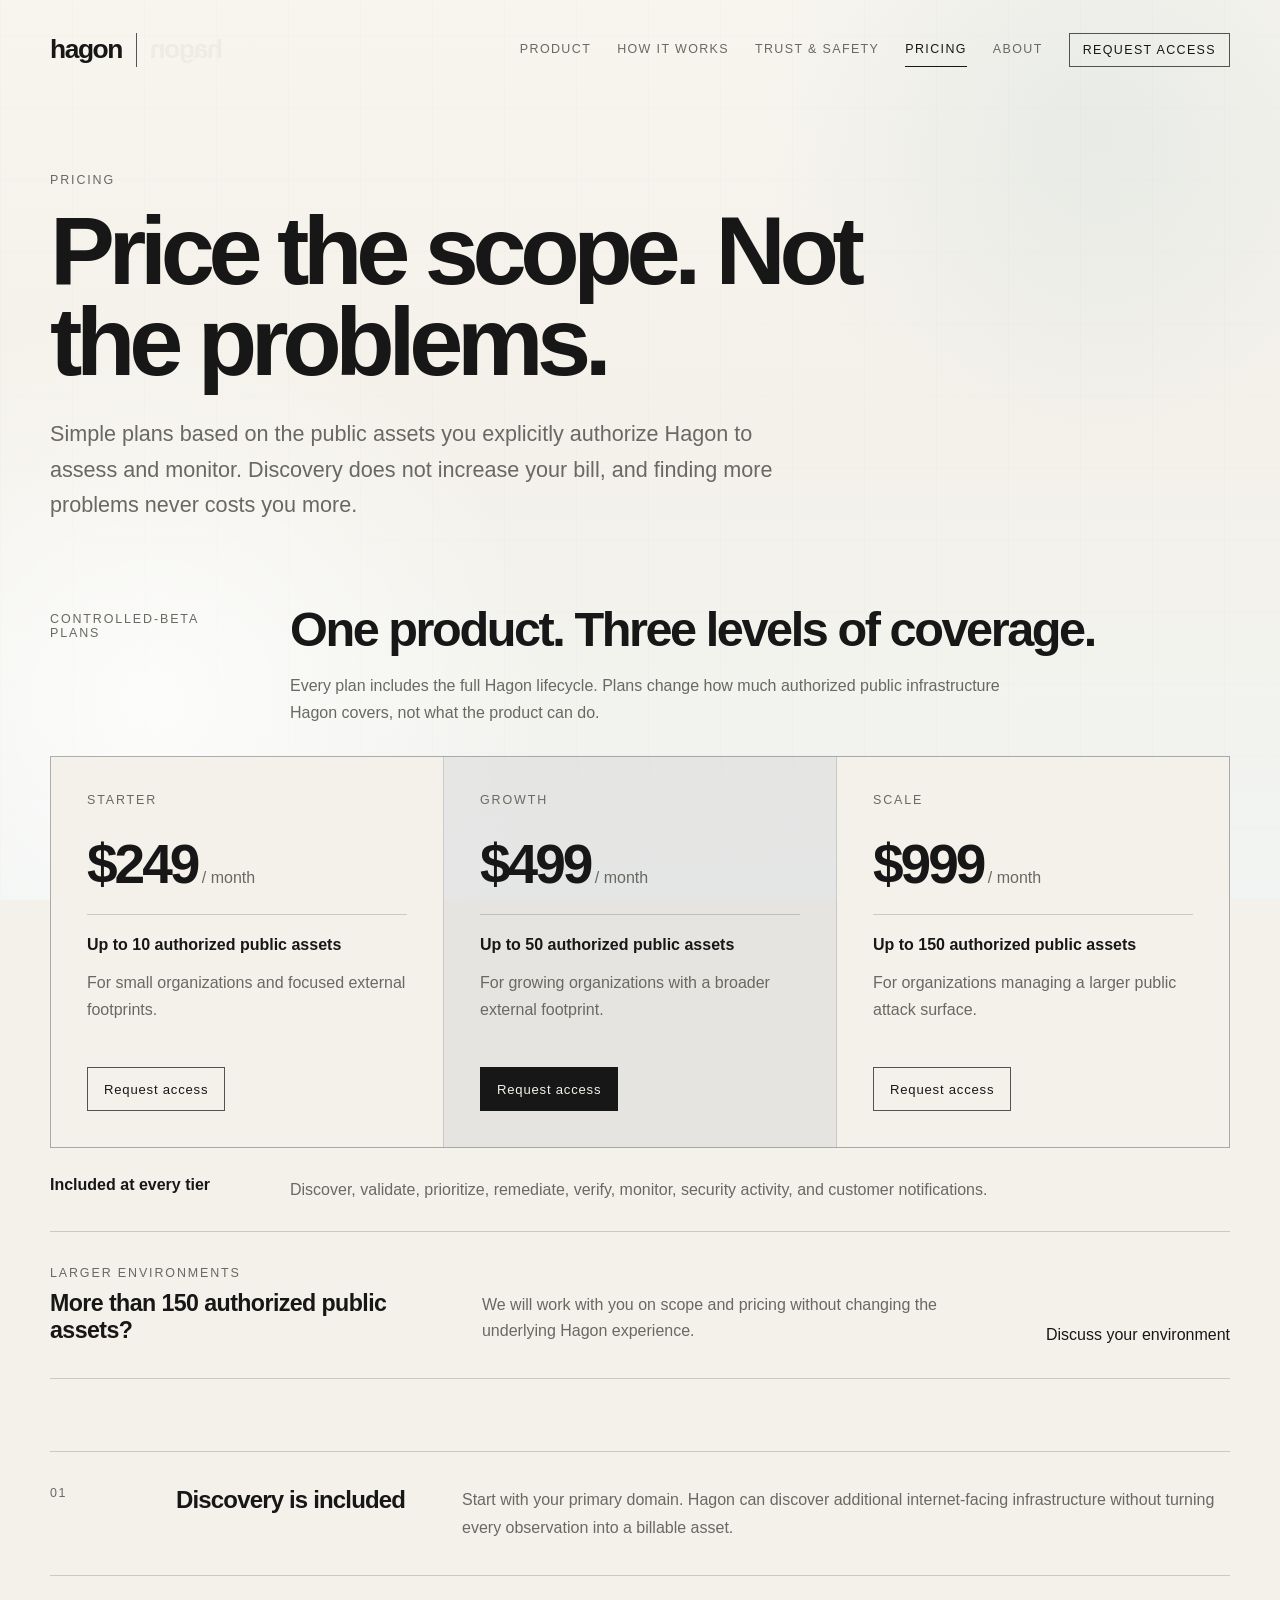
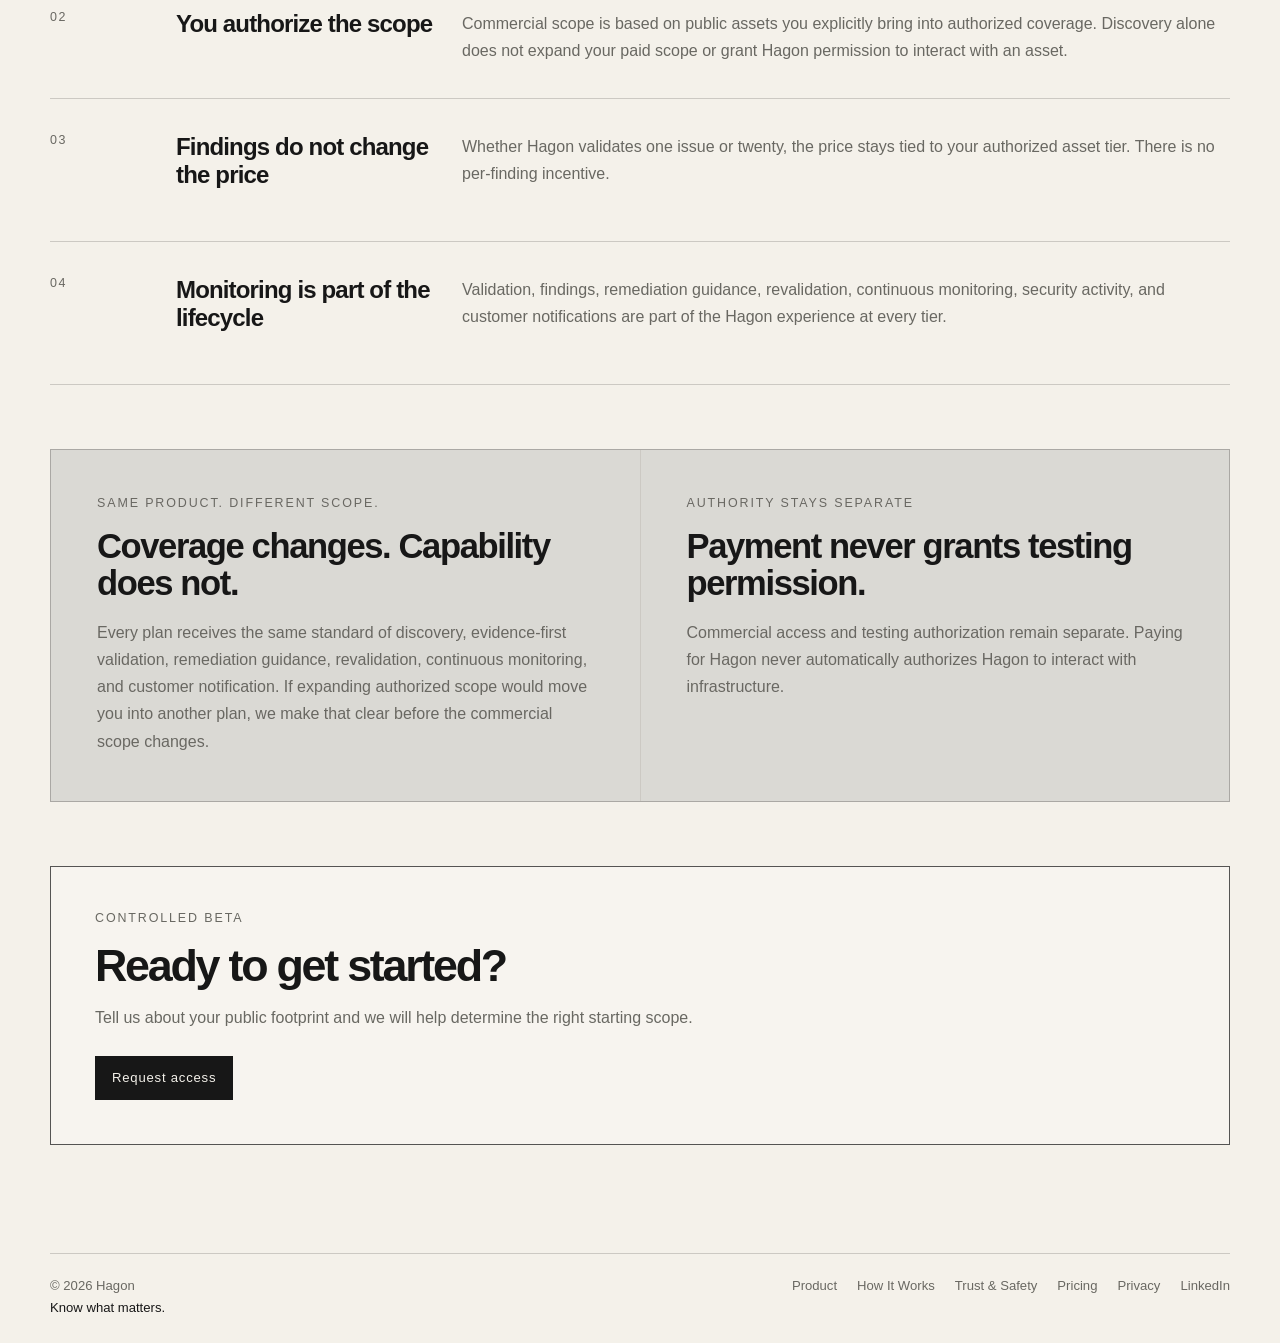
<file: pricing.html>
<!DOCTYPE html>

<html lang="en">
<head>
<meta charset="utf-8"/>
<meta content="width=device-width, initial-scale=1" name="viewport"/>
<meta content="Hagon pricing is based on explicitly authorized public assets, with discovery, validation, remediation, revalidation, reporting, and continuous monitoring included." name="description"/>
<meta content="#f4f1ea" name="theme-color"/>
<meta content="website" property="og:type"/>
<meta content="Hagon" property="og:site_name"/>
<meta content="Pricing | Hagon External Exposure Management" property="og:title"/>
<meta content="Hagon pricing is based on explicitly authorized public assets, with discovery, validation, remediation, revalidation, reporting, and continuous monitoring included." property="og:description"/>
<meta content="https://hagontech.com/pricing.html" property="og:url"/>
<meta content="https://hagontech.com/og-image.png" property="og:image"/>
<meta content="1200" property="og:image:width"/>
<meta content="630" property="og:image:height"/>
<meta content="Hagon. Know what matters." property="og:image:alt"/>
<meta content="summary_large_image" name="twitter:card"/>
<meta content="https://hagontech.com/og-image.png" name="twitter:image"/>
<link href="favicon.svg" rel="icon" type="image/svg+xml"/>
<link href="https://hagontech.com/pricing.html" rel="canonical"/>
<title>Pricing | Hagon External Exposure Management</title>
<link href="site.css" rel="stylesheet"/>
<script defer="" src="site.js"></script>
<meta content="Pricing | Hagon External Exposure Management" name="twitter:title"/><meta content="Hagon pricing is based on explicitly authorized public assets, with discovery, validation, remediation, revalidation, reporting, and continuous monitoring included." name="twitter:description"/><meta content="en_US" property="og:locale"/><script data-hagon-schema="true" type="application/ld+json">{"@context":"https://schema.org","@type":"Organization","@id":"https://hagontech.com/#organization","name":"Hagon","alternateName":"Hagon Technologies","url":"https://hagontech.com/","logo":"https://hagontech.com/og-image.png","sameAs":["https://www.linkedin.com/company/hagontech/"],"description":"Hagon builds evidence-first external exposure management software for lean IT and security teams."}</script></head>
<body class="pricing-page">
<a class="skip-link" href="#main-content">Skip to content</a>
<div class="page">
<header class="topbar">
<a aria-label="Hagon home" class="brand" href="index.html"><span>hagon</span><span aria-hidden="true" class="brand-divider"></span><span aria-hidden="true" class="brand-ghost">hagon</span></a>
<button aria-controls="primary-nav" aria-expanded="false" class="nav-toggle" type="button">Menu</button>
<nav aria-label="Primary navigation" class="nav" id="primary-nav"><a href="product.html">Product</a>
<a href="how-it-works.html">How It Works</a>
<a href="security.html">Trust &amp; Safety</a>
<a aria-current="page" href="pricing.html">Pricing</a>
<a href="about.html">About</a>
<a class="nav-cta" href="contact.html">Request Access</a></nav>
</header>
<main class="content" id="main-content">
<section class="hero"><p class="eyebrow">Pricing</p><h1>Price the scope. Not the problems.</h1><p class="lead">Simple plans based on the public assets you explicitly authorize Hagon to assess and monitor. Discovery does not increase your bill, and finding more problems never costs you more.</p></section>

<section aria-labelledby="plans-heading" class="pricing-plans">
<div class="pricing-section-head">
<p class="eyebrow">Controlled-beta plans</p>
<h2 id="plans-heading">One product. Three levels of coverage.</h2>
<p>Every plan includes the full Hagon lifecycle. Plans change how much authorized public infrastructure Hagon covers, not what the product can do.</p>
</div>
<div class="pricing-grid">
<article class="pricing-card">
<p class="eyebrow">Starter</p>
<h3><span class="price">$249</span><span class="price-period"> / month</span></h3>
<p class="pricing-scope">Up to 10 authorized public assets</p>
<p class="pricing-description">For small organizations and focused external footprints.</p>
<a class="button secondary" href="contact.html">Request access</a>
</article>
<article class="pricing-card pricing-card-featured">
<p class="eyebrow">Growth</p>
<h3><span class="price">$499</span><span class="price-period"> / month</span></h3>
<p class="pricing-scope">Up to 50 authorized public assets</p>
<p class="pricing-description">For growing organizations with a broader external footprint.</p>
<a class="button primary" href="contact.html">Request access</a>
</article>
<article class="pricing-card">
<p class="eyebrow">Scale</p>
<h3><span class="price">$999</span><span class="price-period"> / month</span></h3>
<p class="pricing-scope">Up to 150 authorized public assets</p>
<p class="pricing-description">For organizations managing a larger public attack surface.</p>
<a class="button secondary" href="contact.html">Request access</a>
</article>
</div>
<div class="pricing-includes">
<strong>Included at every tier</strong>
<p>Discover, validate, prioritize, remediate, verify, monitor, security activity, and customer notifications.</p>
</div>
<div class="pricing-custom">
<div><p class="eyebrow">Larger environments</p><h3>More than 150 authorized public assets?</h3></div>
<p>We will work with you on scope and pricing without changing the underlying Hagon experience.</p>
<a class="text-link" href="contact.html">Discuss your environment</a>
</div>
</section>
<section class="process"><article><span>01</span><h2>Discovery is included</h2><p>Start with your primary domain. Hagon can discover additional internet-facing infrastructure without turning every observation into a billable asset.</p></article><article><span>02</span><h2>You authorize the scope</h2><p>Commercial scope is based on public assets you explicitly bring into authorized coverage. Discovery alone does not expand your paid scope or grant Hagon permission to interact with an asset.</p></article><article><span>03</span><h2>Findings do not change the price</h2><p>Whether Hagon validates one issue or twenty, the price stays tied to your authorized asset tier. There is no per-finding incentive.</p></article><article><span>04</span><h2>Monitoring is part of the lifecycle</h2><p>Validation, findings, remediation guidance, revalidation, continuous monitoring, security activity, and customer notifications are part of the Hagon experience at every tier.</p></article></section>
<section class="pricing-assurances">
<article>
<p class="eyebrow">Same product. Different scope.</p>
<h2>Coverage changes. Capability does not.</h2>
<p>Every plan receives the same standard of discovery, evidence-first validation, remediation guidance, revalidation, continuous monitoring, and customer notification. If expanding authorized scope would move you into another plan, we make that clear before the commercial scope changes.</p>
</article>
<article>
<p class="eyebrow">Authority stays separate</p>
<h2>Payment never grants testing permission.</h2>
<p>Commercial access and testing authorization remain separate. Paying for Hagon never automatically authorizes Hagon to interact with infrastructure.</p>
</article>
</section>
<section class="cta-band pricing-cta"><p class="eyebrow">Controlled beta</p><h2>Ready to get started?</h2><p>Tell us about your public footprint and we will help determine the right starting scope.</p><div class="hero-actions"><a class="button primary" href="contact.html">Request access</a></div></section>
</main>
<footer class="footer"><div><span>© 2026 Hagon</span><span class="footer-tagline">Know what matters.</span></div><nav aria-label="Footer navigation" class="footer-nav"><a href="product.html">Product</a>
<a href="how-it-works.html">How It Works</a>
<a href="security.html">Trust &amp; Safety</a>
<a href="pricing.html">Pricing</a>
<a href="privacy.html">Privacy</a>
<a href="https://www.linkedin.com/company/hagontech/" rel="noopener noreferrer" target="_blank">LinkedIn</a></nav></footer>
</div>
</body>
</html>
</file>
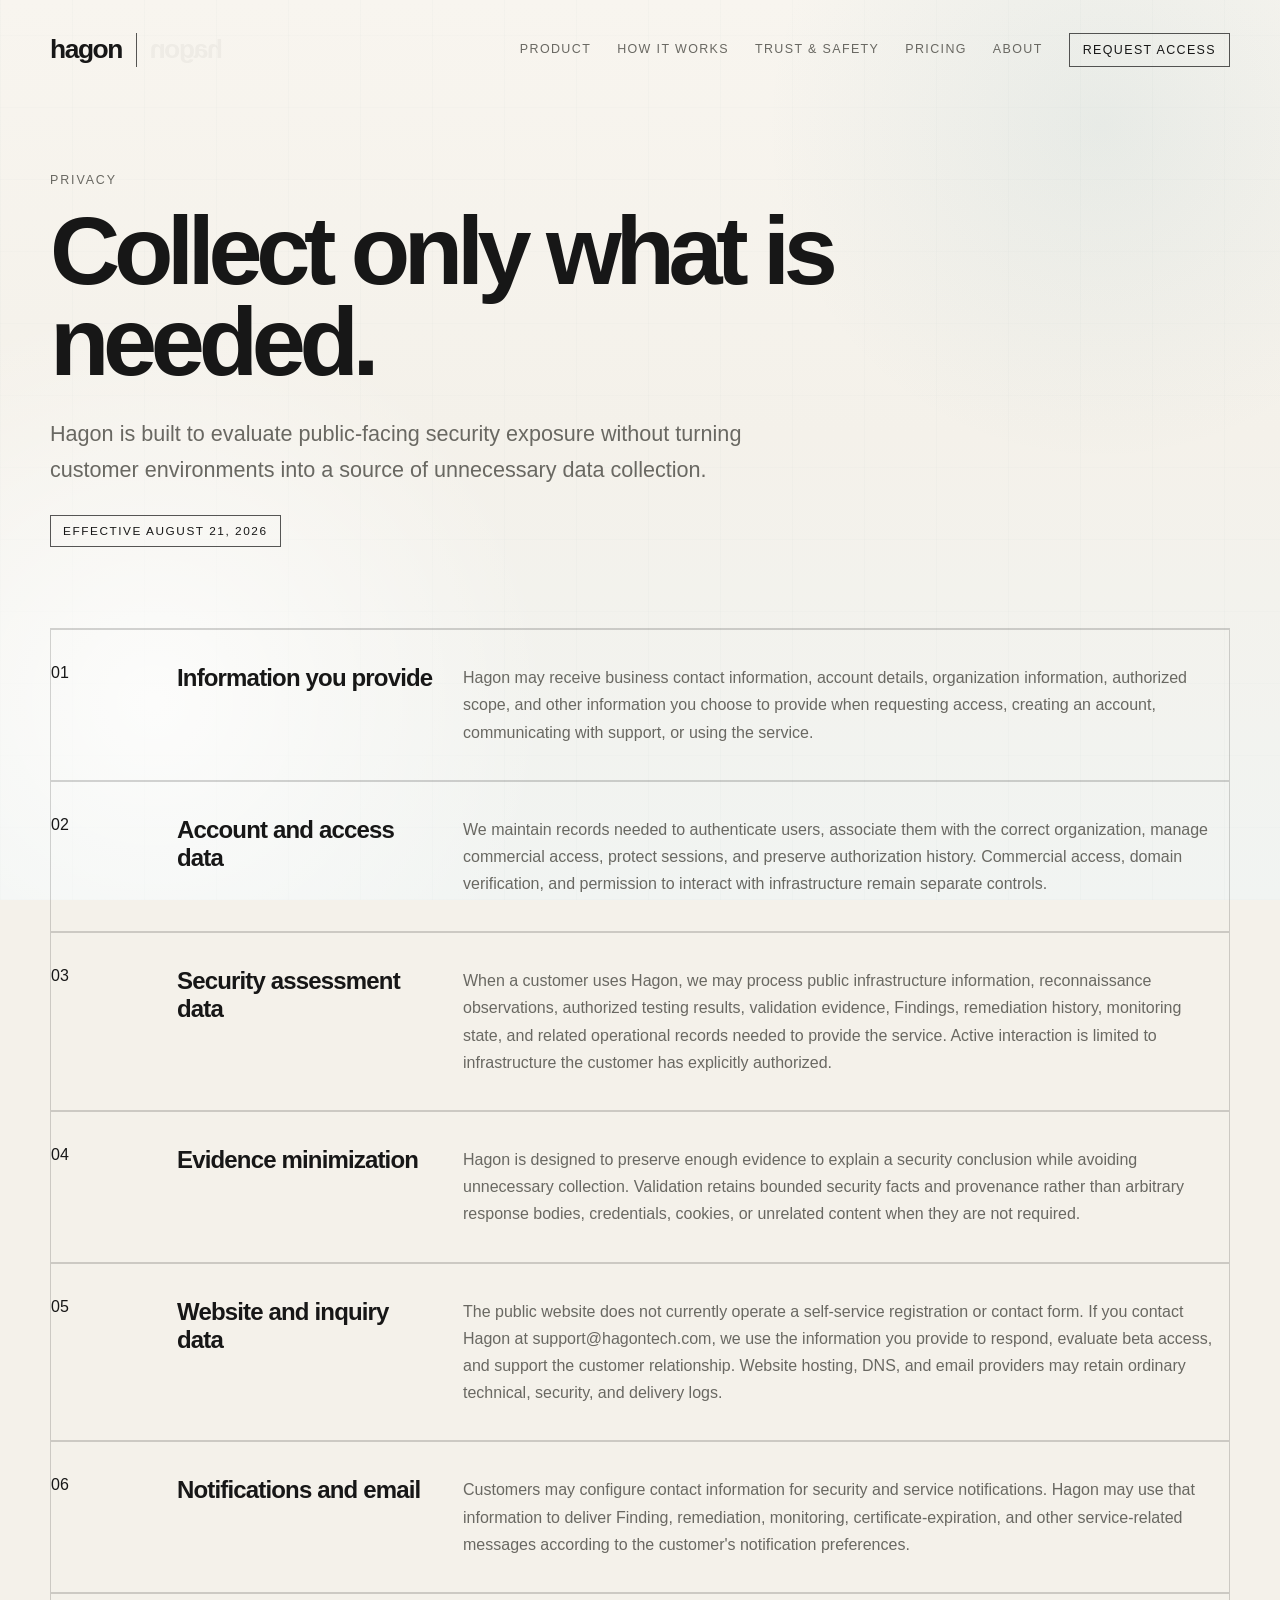
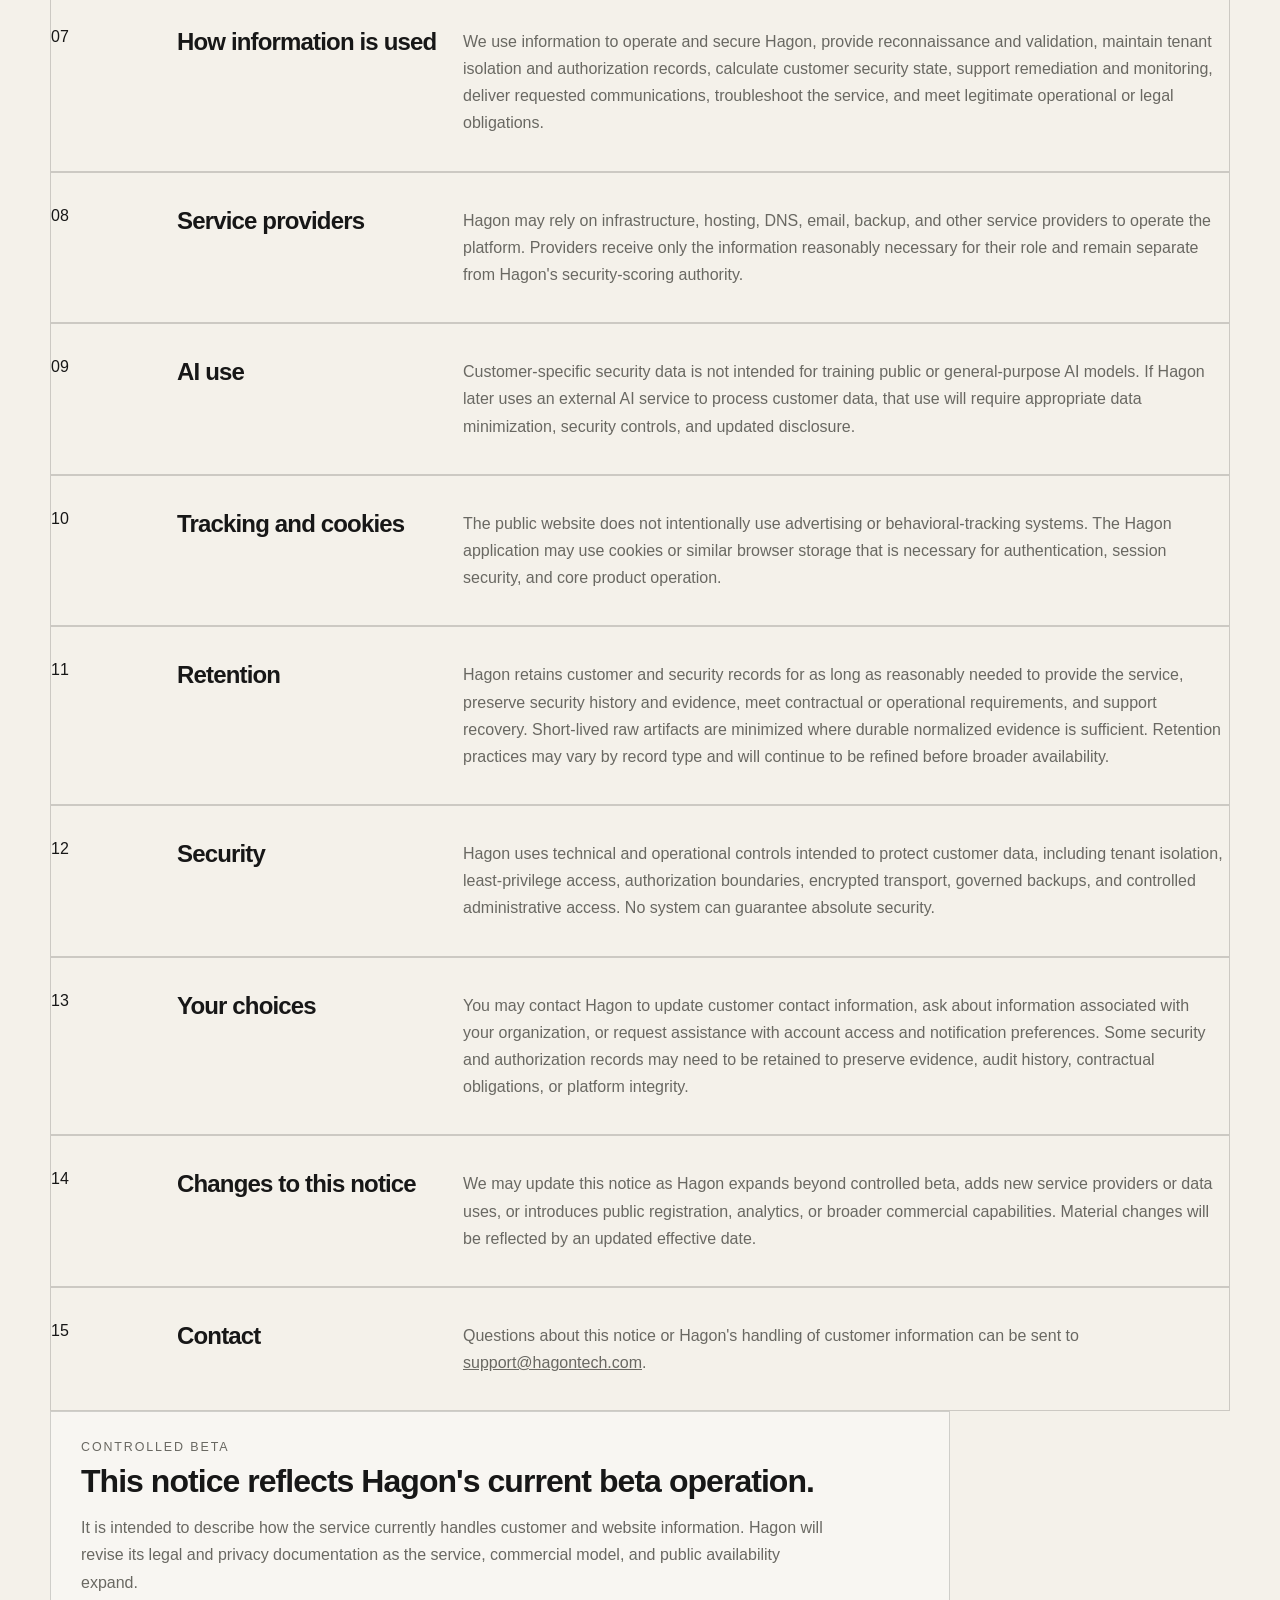
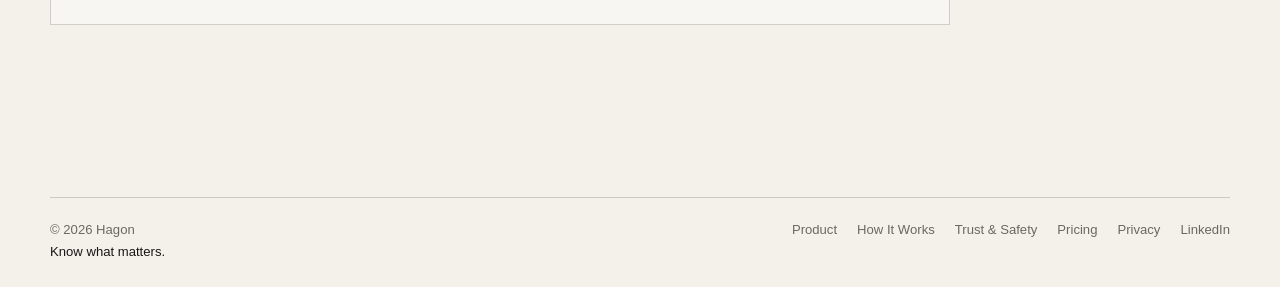
<file: privacy.html>
<!DOCTYPE html>

<html lang="en">
<head>
<meta charset="utf-8"/>
<meta content="width=device-width, initial-scale=1" name="viewport"/>
<meta content="Read Hagon privacy practices for account data, customer-authorized security data, website inquiries, notifications, retention, service providers, and privacy choices." name="description"/>
<meta content="#f4f1ea" name="theme-color"/>
<meta content="website" property="og:type"/>
<meta content="Hagon" property="og:site_name"/>
<meta content="Privacy | Hagon" property="og:title"/>
<meta content="Read Hagon privacy practices for account data, customer-authorized security data, website inquiries, notifications, retention, service providers, and privacy choices." property="og:description"/>
<meta content="https://hagontech.com/privacy.html" property="og:url"/>
<meta content="https://hagontech.com/og-image.png" property="og:image"/>
<meta content="1200" property="og:image:width"/>
<meta content="630" property="og:image:height"/>
<meta content="Hagon. Know what matters." property="og:image:alt"/>
<meta content="summary_large_image" name="twitter:card"/>
<meta content="https://hagontech.com/og-image.png" name="twitter:image"/>
<link href="favicon.svg" rel="icon" type="image/svg+xml"/>
<link href="https://hagontech.com/privacy.html" rel="canonical"/>
<title>Privacy | Hagon</title>
<link href="site.css" rel="stylesheet"/>
<script defer="" src="site.js"></script>
<meta content="Privacy | Hagon" name="twitter:title"/><meta content="Read Hagon privacy practices for account data, customer-authorized security data, website inquiries, notifications, retention, service providers, and privacy choices." name="twitter:description"/><meta content="en_US" property="og:locale"/><script data-hagon-schema="true" type="application/ld+json">{"@context":"https://schema.org","@type":"Organization","@id":"https://hagontech.com/#organization","name":"Hagon","alternateName":"Hagon Technologies","url":"https://hagontech.com/","logo":"https://hagontech.com/og-image.png","sameAs":["https://www.linkedin.com/company/hagontech/"],"description":"Hagon builds evidence-first external exposure management software for lean IT and security teams."}</script></head>
<body class="privacy-page">
<a class="skip-link" href="#main-content">Skip to content</a>
<div class="page">
<header class="topbar">
<a aria-label="Hagon home" class="brand" href="index.html"><span>hagon</span><span aria-hidden="true" class="brand-divider"></span><span aria-hidden="true" class="brand-ghost">hagon</span></a>
<button aria-controls="primary-nav" aria-expanded="false" class="nav-toggle" type="button">Menu</button>
<nav aria-label="Primary navigation" class="nav" id="primary-nav"><a href="product.html">Product</a>
<a href="how-it-works.html">How It Works</a>
<a href="security.html">Trust &amp; Safety</a>
<a href="pricing.html">Pricing</a>
<a href="about.html">About</a>
<a class="nav-cta" href="contact.html">Request Access</a></nav>
</header>
<main class="content" id="main-content">
<section class="hero">
<p class="eyebrow">Privacy</p>
<h1>Collect only what is needed.</h1>
<p class="lead">Hagon is built to evaluate public-facing security exposure without turning customer environments into a source of unnecessary data collection.</p>
<p class="status">Effective August 21, 2026</p>
</section>
<section class="privacy-list">
<article>
<span>01</span>
<h2>Information you provide</h2>
<p>Hagon may receive business contact information, account details, organization information, authorized scope, and other information you choose to provide when requesting access, creating an account, communicating with support, or using the service.</p>
</article>
<article>
<span>02</span>
<h2>Account and access data</h2>
<p>We maintain records needed to authenticate users, associate them with the correct organization, manage commercial access, protect sessions, and preserve authorization history. Commercial access, domain verification, and permission to interact with infrastructure remain separate controls.</p>
</article>
<article>
<span>03</span>
<h2>Security assessment data</h2>
<p>When a customer uses Hagon, we may process public infrastructure information, reconnaissance observations, authorized testing results, validation evidence, Findings, remediation history, monitoring state, and related operational records needed to provide the service. Active interaction is limited to infrastructure the customer has explicitly authorized.</p>
</article>
<article>
<span>04</span>
<h2>Evidence minimization</h2>
<p>Hagon is designed to preserve enough evidence to explain a security conclusion while avoiding unnecessary collection. Validation retains bounded security facts and provenance rather than arbitrary response bodies, credentials, cookies, or unrelated content when they are not required.</p>
</article>
<article>
<span>05</span>
<h2>Website and inquiry data</h2>
<p>The public website does not currently operate a self-service registration or contact form. If you contact Hagon at support@hagontech.com, we use the information you provide to respond, evaluate beta access, and support the customer relationship. Website hosting, DNS, and email providers may retain ordinary technical, security, and delivery logs.</p>
</article>
<article>
<span>06</span>
<h2>Notifications and email</h2>
<p>Customers may configure contact information for security and service notifications. Hagon may use that information to deliver Finding, remediation, monitoring, certificate-expiration, and other service-related messages according to the customer's notification preferences.</p>
</article>
<article>
<span>07</span>
<h2>How information is used</h2>
<p>We use information to operate and secure Hagon, provide reconnaissance and validation, maintain tenant isolation and authorization records, calculate customer security state, support remediation and monitoring, deliver requested communications, troubleshoot the service, and meet legitimate operational or legal obligations.</p>
</article>
<article>
<span>08</span>
<h2>Service providers</h2>
<p>Hagon may rely on infrastructure, hosting, DNS, email, backup, and other service providers to operate the platform. Providers receive only the information reasonably necessary for their role and remain separate from Hagon's security-scoring authority.</p>
</article>
<article>
<span>09</span>
<h2>AI use</h2>
<p>Customer-specific security data is not intended for training public or general-purpose AI models. If Hagon later uses an external AI service to process customer data, that use will require appropriate data minimization, security controls, and updated disclosure.</p>
</article>
<article>
<span>10</span>
<h2>Tracking and cookies</h2>
<p>The public website does not intentionally use advertising or behavioral-tracking systems. The Hagon application may use cookies or similar browser storage that is necessary for authentication, session security, and core product operation.</p>
</article>
<article>
<span>11</span>
<h2>Retention</h2>
<p>Hagon retains customer and security records for as long as reasonably needed to provide the service, preserve security history and evidence, meet contractual or operational requirements, and support recovery. Short-lived raw artifacts are minimized where durable normalized evidence is sufficient. Retention practices may vary by record type and will continue to be refined before broader availability.</p>
</article>
<article>
<span>12</span>
<h2>Security</h2>
<p>Hagon uses technical and operational controls intended to protect customer data, including tenant isolation, least-privilege access, authorization boundaries, encrypted transport, governed backups, and controlled administrative access. No system can guarantee absolute security.</p>
</article>
<article>
<span>13</span>
<h2>Your choices</h2>
<p>You may contact Hagon to update customer contact information, ask about information associated with your organization, or request assistance with account access and notification preferences. Some security and authorization records may need to be retained to preserve evidence, audit history, contractual obligations, or platform integrity.</p>
</article>
<article>
<span>14</span>
<h2>Changes to this notice</h2>
<p>We may update this notice as Hagon expands beyond controlled beta, adds new service providers or data uses, or introduces public registration, analytics, or broader commercial capabilities. Material changes will be reflected by an updated effective date.</p>
</article>
<article>
<span>15</span>
<h2>Contact</h2>
<p>Questions about this notice or Hagon's handling of customer information can be sent to <a href="mailto:support@hagontech.com">support@hagontech.com</a>.</p>
</article>
</section>
<section class="beta-notice">
<p class="eyebrow">Controlled beta</p>
<h2>This notice reflects Hagon's current beta operation.</h2>
<p>It is intended to describe how the service currently handles customer and website information. Hagon will revise its legal and privacy documentation as the service, commercial model, and public availability expand.</p>
</section>
</main>
<footer class="footer"><div><span>© 2026 Hagon</span><span class="footer-tagline">Know what matters.</span></div><nav aria-label="Footer navigation" class="footer-nav"><a href="product.html">Product</a>
<a href="how-it-works.html">How It Works</a>
<a href="security.html">Trust &amp; Safety</a>
<a href="pricing.html">Pricing</a>
<a href="privacy.html">Privacy</a>
<a href="https://www.linkedin.com/company/hagontech/" rel="noopener noreferrer" target="_blank">LinkedIn</a></nav></footer>
</div>
</body>
</html>
</file>
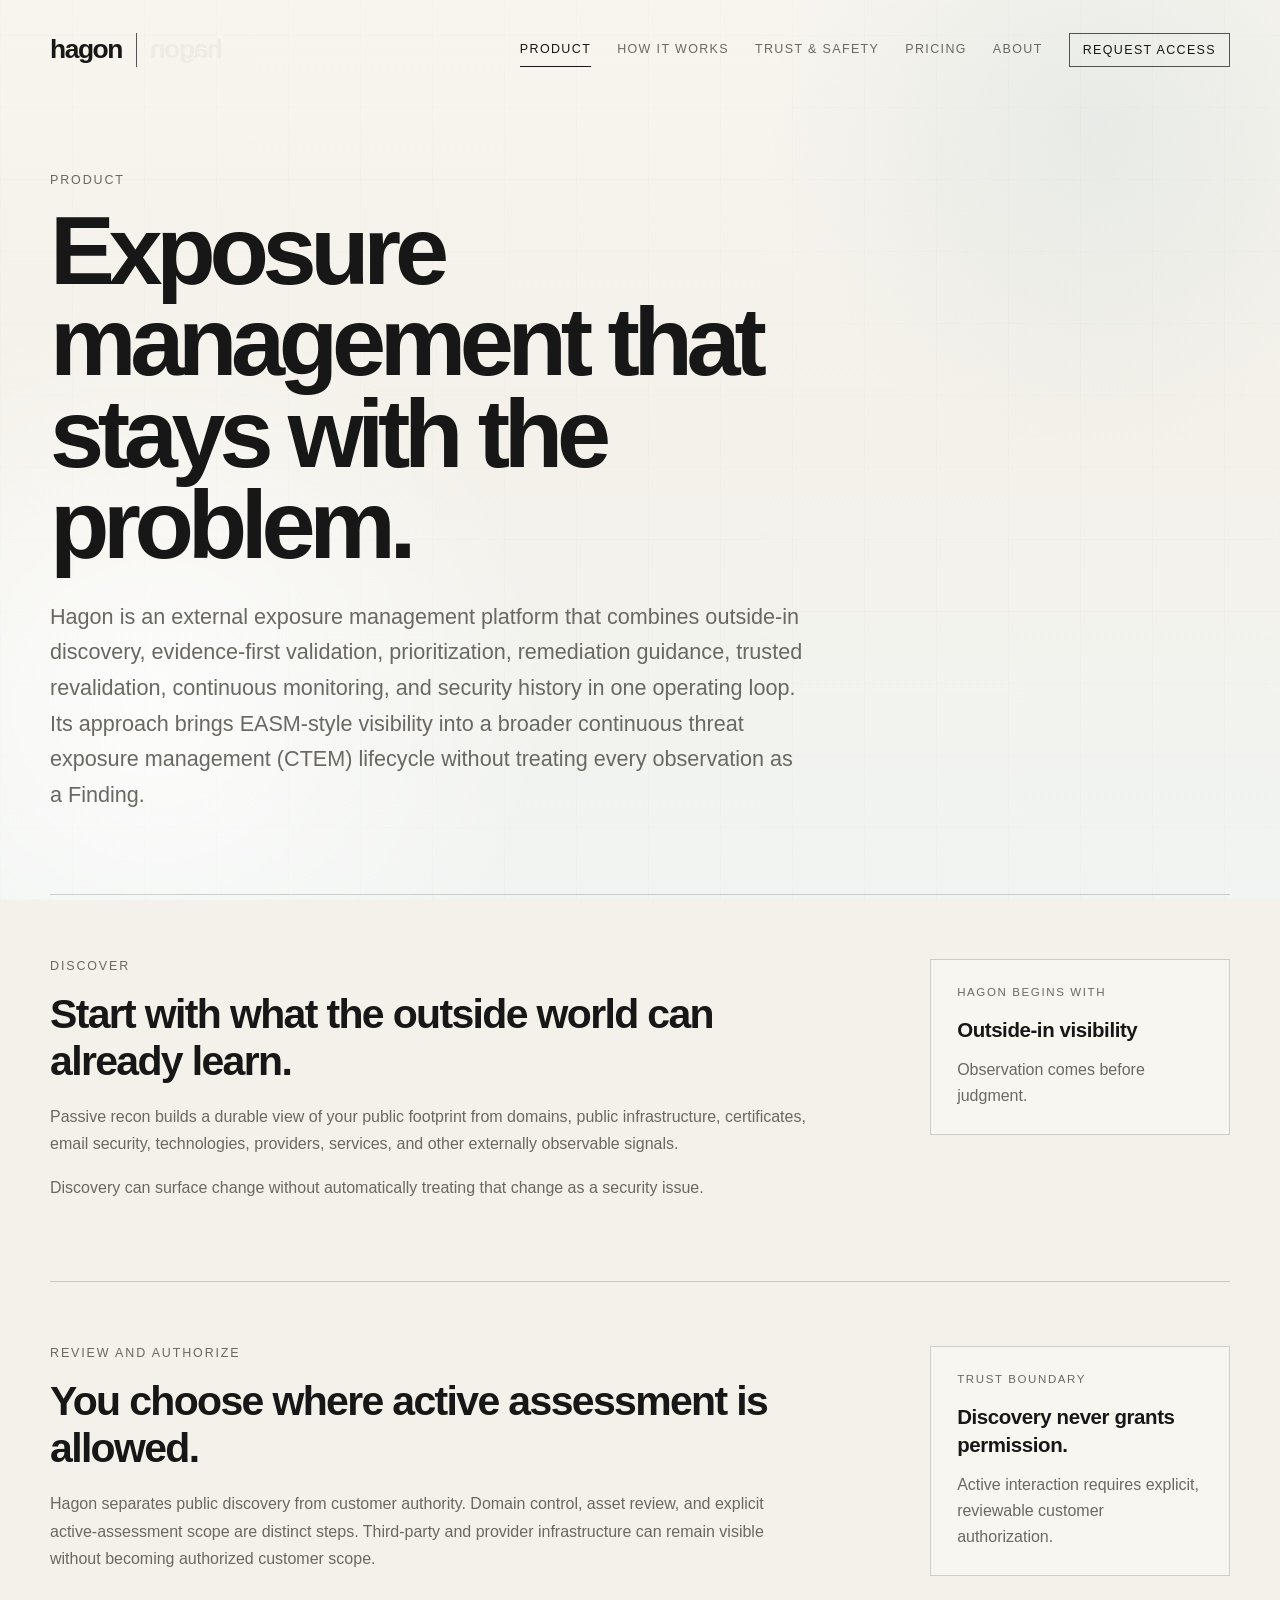
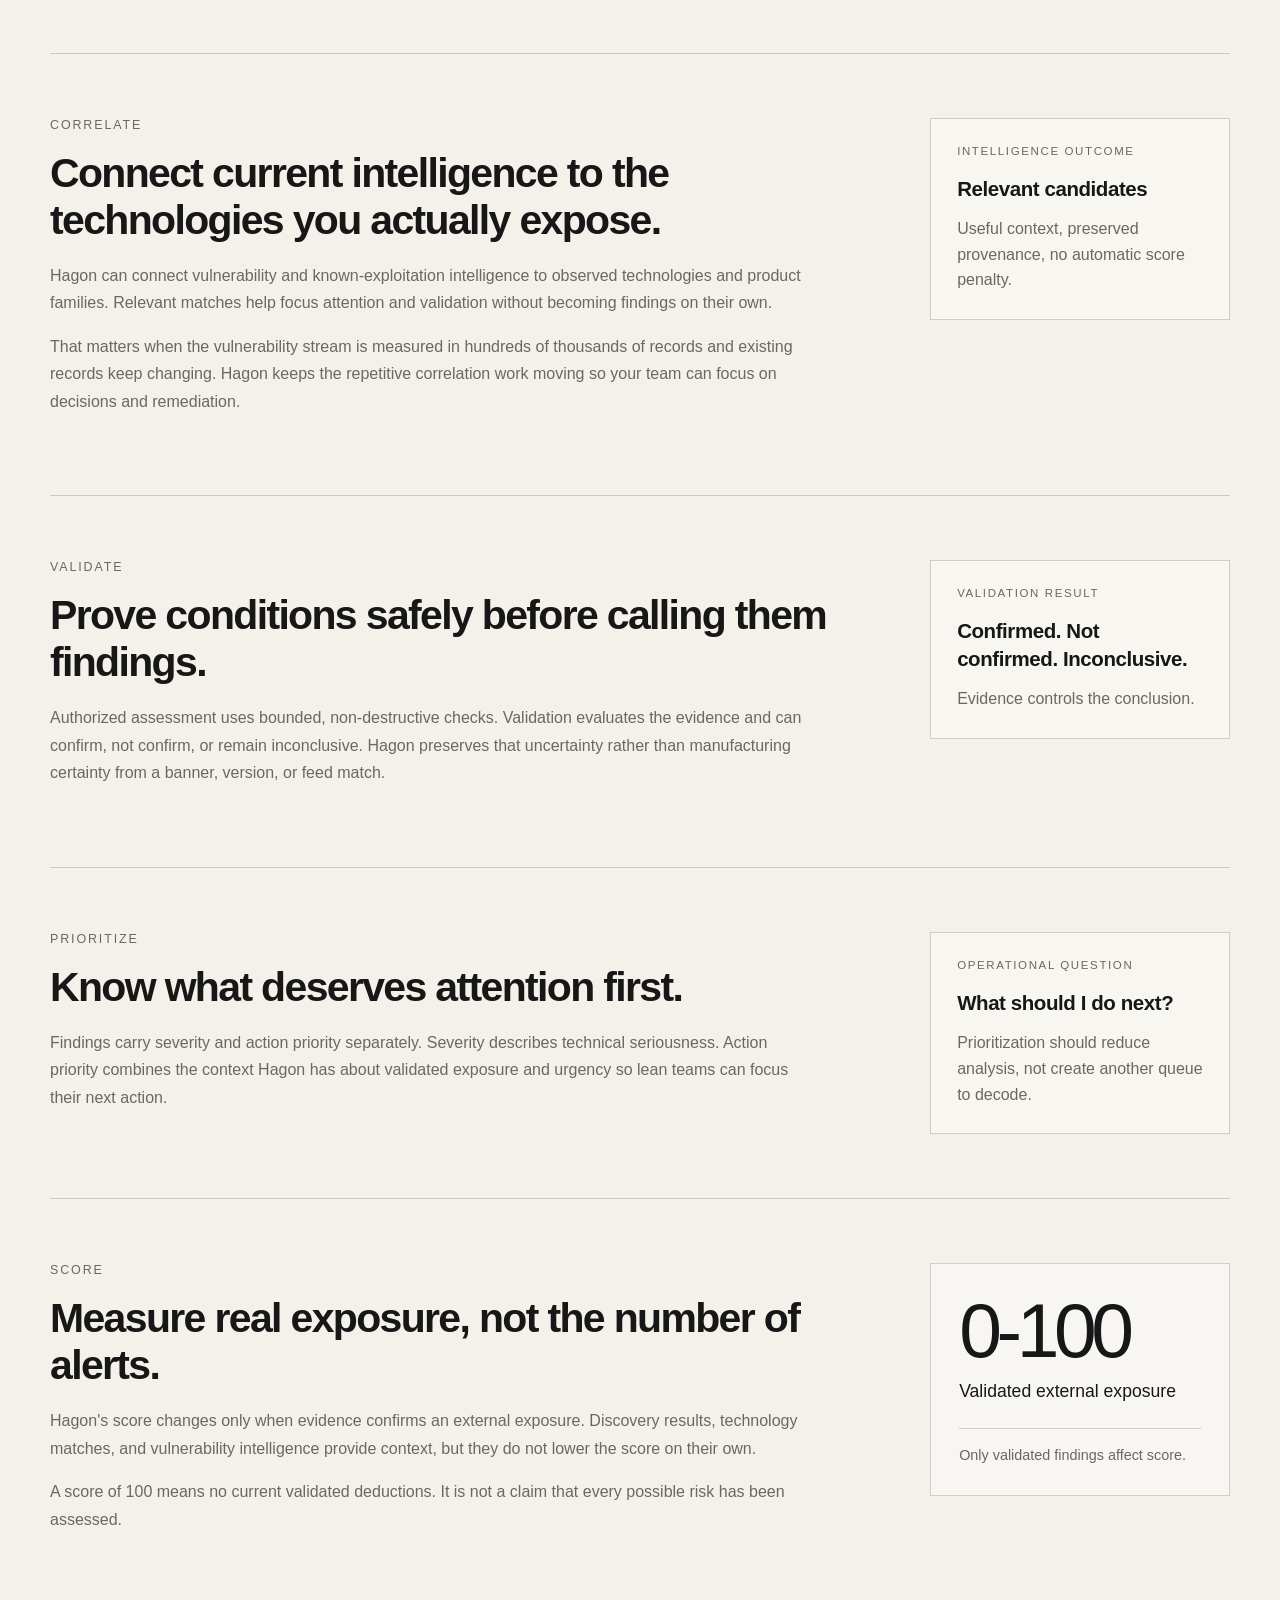
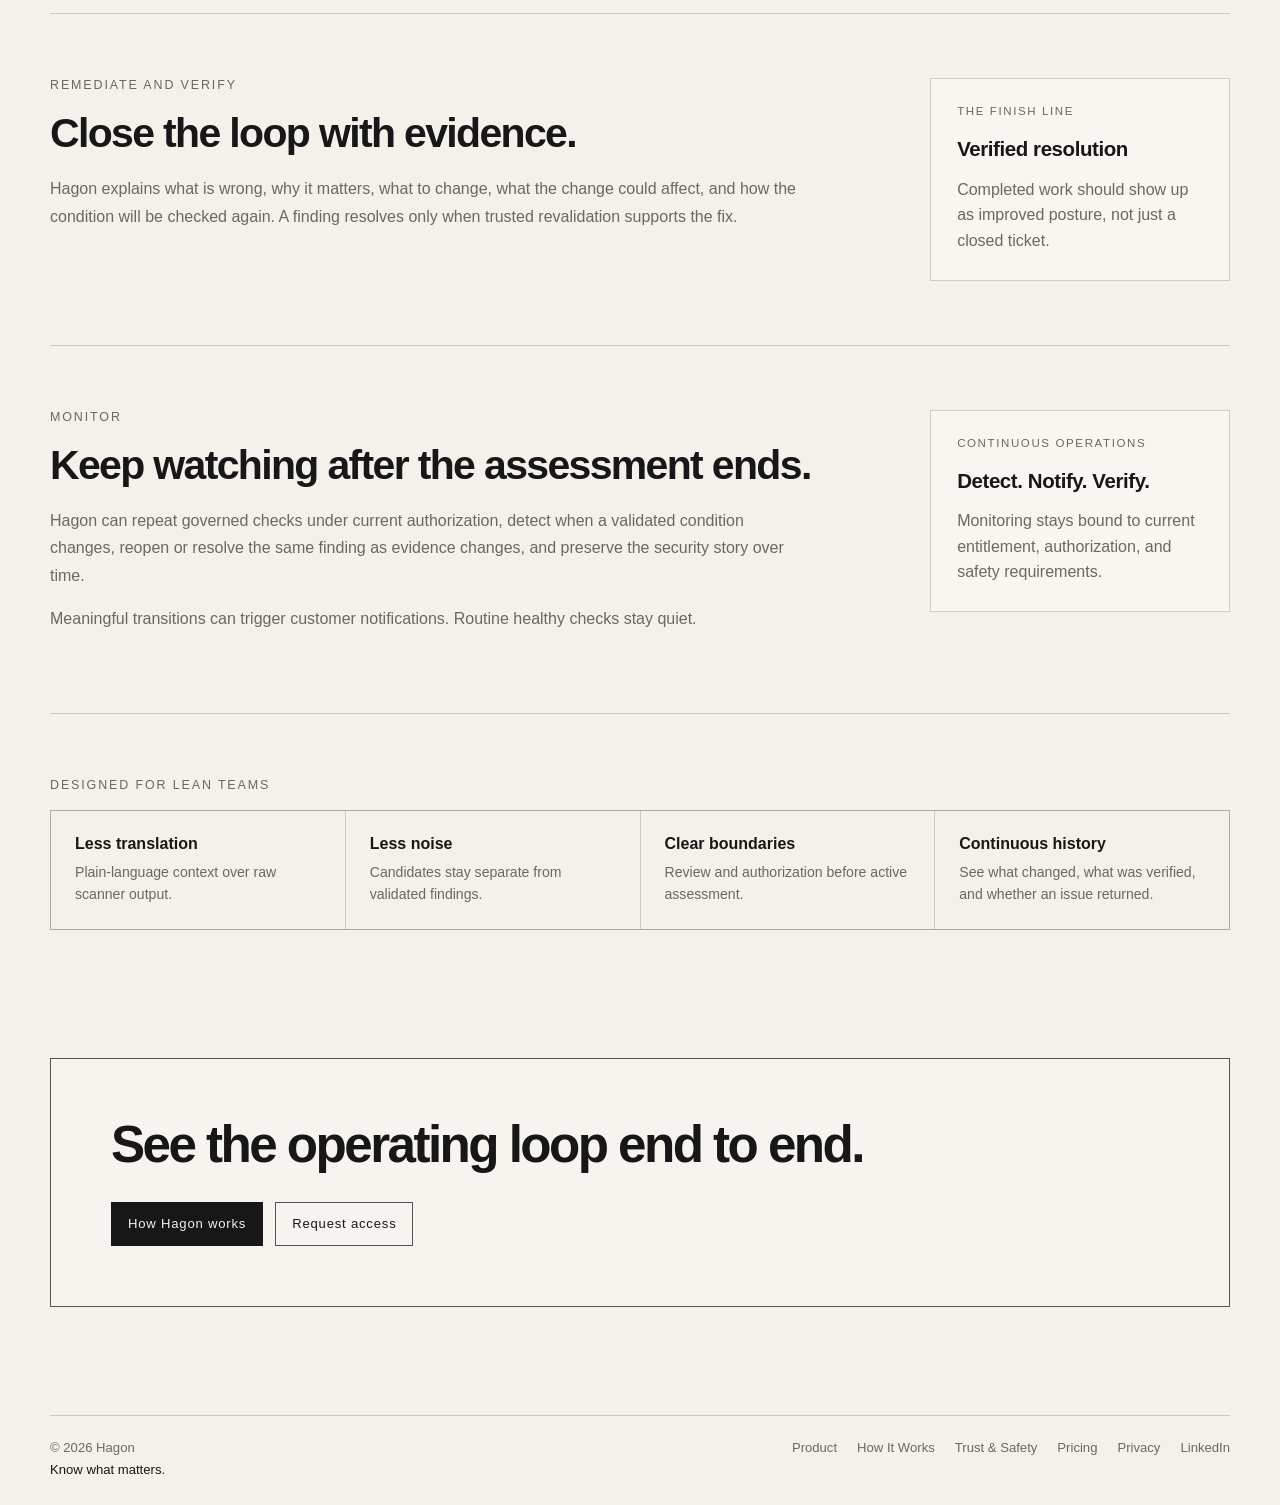
<file: product.html>
<!DOCTYPE html>

<html lang="en">
<head>
<meta charset="utf-8"/>
<meta content="width=device-width, initial-scale=1" name="viewport"/>
<meta content="Explore Hagon, an external exposure management platform combining EASM-style outside-in discovery with evidence-backed validation, prioritization, remediation, and continuous monitoring." name="description"/>
<meta content="#f4f1ea" name="theme-color"/>
<meta content="website" property="og:type"/>
<meta content="Hagon" property="og:site_name"/>
<meta content="External Exposure Management Platform | Hagon" property="og:title"/>
<meta content="Explore Hagon, an external exposure management platform combining EASM-style outside-in discovery with evidence-backed validation, prioritization, remediation, and continuous monitoring." property="og:description"/>
<meta content="https://hagontech.com/product.html" property="og:url"/>
<meta content="https://hagontech.com/og-image.png" property="og:image"/>
<meta content="1200" property="og:image:width"/>
<meta content="630" property="og:image:height"/>
<meta content="Hagon. Know what matters." property="og:image:alt"/>
<meta content="summary_large_image" name="twitter:card"/>
<meta content="https://hagontech.com/og-image.png" name="twitter:image"/>
<link href="favicon.svg" rel="icon" type="image/svg+xml"/>
<link href="https://hagontech.com/product.html" rel="canonical"/>
<title>External Exposure Management Platform | Hagon</title>
<link href="site.css" rel="stylesheet"/>
<script defer="" src="site.js"></script>
<meta content="External Exposure Management Platform | Hagon" name="twitter:title"/><meta content="Explore Hagon, an external exposure management platform combining EASM-style outside-in discovery with evidence-backed validation, prioritization, remediation, and continuous monitoring." name="twitter:description"/><meta content="en_US" property="og:locale"/><script data-hagon-schema="true" type="application/ld+json">{"@context":"https://schema.org","@type":"Organization","@id":"https://hagontech.com/#organization","name":"Hagon","alternateName":"Hagon Technologies","url":"https://hagontech.com/","logo":"https://hagontech.com/og-image.png","sameAs":["https://www.linkedin.com/company/hagontech/"],"description":"Hagon builds evidence-first external exposure management software for lean IT and security teams."}</script><script data-hagon-schema="true" type="application/ld+json">{"@context":"https://schema.org","@type":"SoftwareApplication","@id":"https://hagontech.com/#software","name":"Hagon","applicationCategory":"SecurityApplication","operatingSystem":"Web","url":"https://hagontech.com/product.html","publisher":{"@id":"https://hagontech.com/#organization"},"description":"External exposure management software that combines outside-in discovery, vulnerability intelligence, evidence-backed validation, remediation, revalidation, reporting, and continuous monitoring.","featureList":["External attack surface discovery","Evidence-backed security validation","Vulnerability intelligence correlation","Finding prioritization","Remediation and revalidation","Continuous monitoring","Assessment and exposure reporting"]}</script></head>
<body class="product-page">
<a class="skip-link" href="#main-content">Skip to content</a>
<div class="page">
<header class="topbar">
<a aria-label="Hagon home" class="brand" href="index.html"><span>hagon</span><span aria-hidden="true" class="brand-divider"></span><span aria-hidden="true" class="brand-ghost">hagon</span></a>
<button aria-controls="primary-nav" aria-expanded="false" class="nav-toggle" type="button">Menu</button>
<nav aria-label="Primary navigation" class="nav" id="primary-nav"><a aria-current="page" href="product.html">Product</a>
<a href="how-it-works.html">How It Works</a>
<a href="security.html">Trust &amp; Safety</a>
<a href="pricing.html">Pricing</a>
<a href="about.html">About</a>
<a class="nav-cta" href="contact.html">Request Access</a></nav>
</header>
<main class="content" id="main-content">
<section class="hero"><p class="eyebrow">Product</p><h1>Exposure management that stays with the problem.</h1><p class="lead">Hagon is an external exposure management platform that combines outside-in discovery, evidence-first validation, prioritization, remediation guidance, trusted revalidation, continuous monitoring, and security history in one operating loop. Its approach brings EASM-style visibility into a broader continuous threat exposure management (CTEM) lifecycle without treating every observation as a Finding.</p></section>
<section class="feature-section"><div class="feature-copy"><p class="eyebrow">Discover</p><h2>Start with what the outside world can already learn.</h2><p>Passive recon builds a durable view of your public footprint from domains, public infrastructure, certificates, email security, technologies, providers, services, and other externally observable signals.</p><p>Discovery can surface change without automatically treating that change as a security issue.</p></div><div class="feature-panel"><p class="panel-label">Hagon begins with</p><strong>Outside-in visibility</strong><p>Observation comes before judgment.</p></div></section>
<section class="feature-section"><div class="feature-copy"><p class="eyebrow">Review and authorize</p><h2>You choose where active assessment is allowed.</h2><p>Hagon separates public discovery from customer authority. Domain control, asset review, and explicit active-assessment scope are distinct steps. Third-party and provider infrastructure can remain visible without becoming authorized customer scope.</p></div><div class="feature-panel"><p class="panel-label">Trust boundary</p><strong>Discovery never grants permission.</strong><p>Active interaction requires explicit, reviewable customer authorization.</p></div></section>
<section class="feature-section"><div class="feature-copy"><p class="eyebrow">Correlate</p><h2>Connect current intelligence to the technologies you actually expose.</h2><p>Hagon can connect vulnerability and known-exploitation intelligence to observed technologies and product families. Relevant matches help focus attention and validation without becoming findings on their own.</p><p>That matters when the vulnerability stream is measured in hundreds of thousands of records and existing records keep changing. Hagon keeps the repetitive correlation work moving so your team can focus on decisions and remediation.</p></div><div class="feature-panel"><p class="panel-label">Intelligence outcome</p><strong>Relevant candidates</strong><p>Useful context, preserved provenance, no automatic score penalty.</p></div></section>
<section class="feature-section"><div class="feature-copy"><p class="eyebrow">Validate</p><h2>Prove conditions safely before calling them findings.</h2><p>Authorized assessment uses bounded, non-destructive checks. Validation evaluates the evidence and can confirm, not confirm, or remain inconclusive. Hagon preserves that uncertainty rather than manufacturing certainty from a banner, version, or feed match.</p></div><div class="feature-panel"><p class="panel-label">Validation result</p><strong>Confirmed. Not confirmed. Inconclusive.</strong><p>Evidence controls the conclusion.</p></div></section>
<section class="feature-section"><div class="feature-copy"><p class="eyebrow">Prioritize</p><h2>Know what deserves attention first.</h2><p>Findings carry severity and action priority separately. Severity describes technical seriousness. Action priority combines the context Hagon has about validated exposure and urgency so lean teams can focus their next action.</p></div><div class="feature-panel"><p class="panel-label">Operational question</p><strong>What should I do next?</strong><p>Prioritization should reduce analysis, not create another queue to decode.</p></div></section>
<section class="feature-section"><div class="feature-copy"><p class="eyebrow">Score</p><h2>Measure real exposure, not the number of alerts.</h2><p>Hagon's score changes only when evidence confirms an external exposure. Discovery results, technology matches, and vulnerability intelligence provide context, but they do not lower the score on their own.</p><p>A score of 100 means no current validated deductions. It is not a claim that every possible risk has been assessed.</p></div><div class="score-card"><span class="score-value">0-100</span><span class="score-label">Validated external exposure</span><span class="score-note">Only validated findings affect score.</span></div></section>
<section class="feature-section"><div class="feature-copy"><p class="eyebrow">Remediate and verify</p><h2>Close the loop with evidence.</h2><p>Hagon explains what is wrong, why it matters, what to change, what the change could affect, and how the condition will be checked again. A finding resolves only when trusted revalidation supports the fix.</p></div><div class="feature-panel"><p class="panel-label">The finish line</p><strong>Verified resolution</strong><p>Completed work should show up as improved posture, not just a closed ticket.</p></div></section>
<section class="feature-section"><div class="feature-copy"><p class="eyebrow">Monitor</p><h2>Keep watching after the assessment ends.</h2><p>Hagon can repeat governed checks under current authorization, detect when a validated condition changes, reopen or resolve the same finding as evidence changes, and preserve the security story over time.</p><p>Meaningful transitions can trigger customer notifications. Routine healthy checks stay quiet.</p></div><div class="feature-panel"><p class="panel-label">Continuous operations</p><strong>Detect. Notify. Verify.</strong><p>Monitoring stays bound to current entitlement, authorization, and safety requirements.</p></div></section>
<section class="proof-strip"><p class="section-kicker">Designed for lean teams</p><div class="proof-grid"><article><strong>Less translation</strong><span>Plain-language context over raw scanner output.</span></article><article><strong>Less noise</strong><span>Candidates stay separate from validated findings.</span></article><article><strong>Clear boundaries</strong><span>Review and authorization before active assessment.</span></article><article><strong>Continuous history</strong><span>See what changed, what was verified, and whether an issue returned.</span></article></div></section>
<section class="cta-band"><h2>See the operating loop end to end.</h2><div class="hero-actions"><a class="button primary" href="how-it-works.html">How Hagon works</a><a class="button secondary" href="contact.html">Request access</a></div></section>
</main>
<footer class="footer"><div><span>© 2026 Hagon</span><span class="footer-tagline">Know what matters.</span></div><nav aria-label="Footer navigation" class="footer-nav"><a href="product.html">Product</a>
<a href="how-it-works.html">How It Works</a>
<a href="security.html">Trust &amp; Safety</a>
<a href="pricing.html">Pricing</a>
<a href="privacy.html">Privacy</a>
<a href="https://www.linkedin.com/company/hagontech/" rel="noopener noreferrer" target="_blank">LinkedIn</a></nav></footer>
</div>
</body>
</html>
</file>
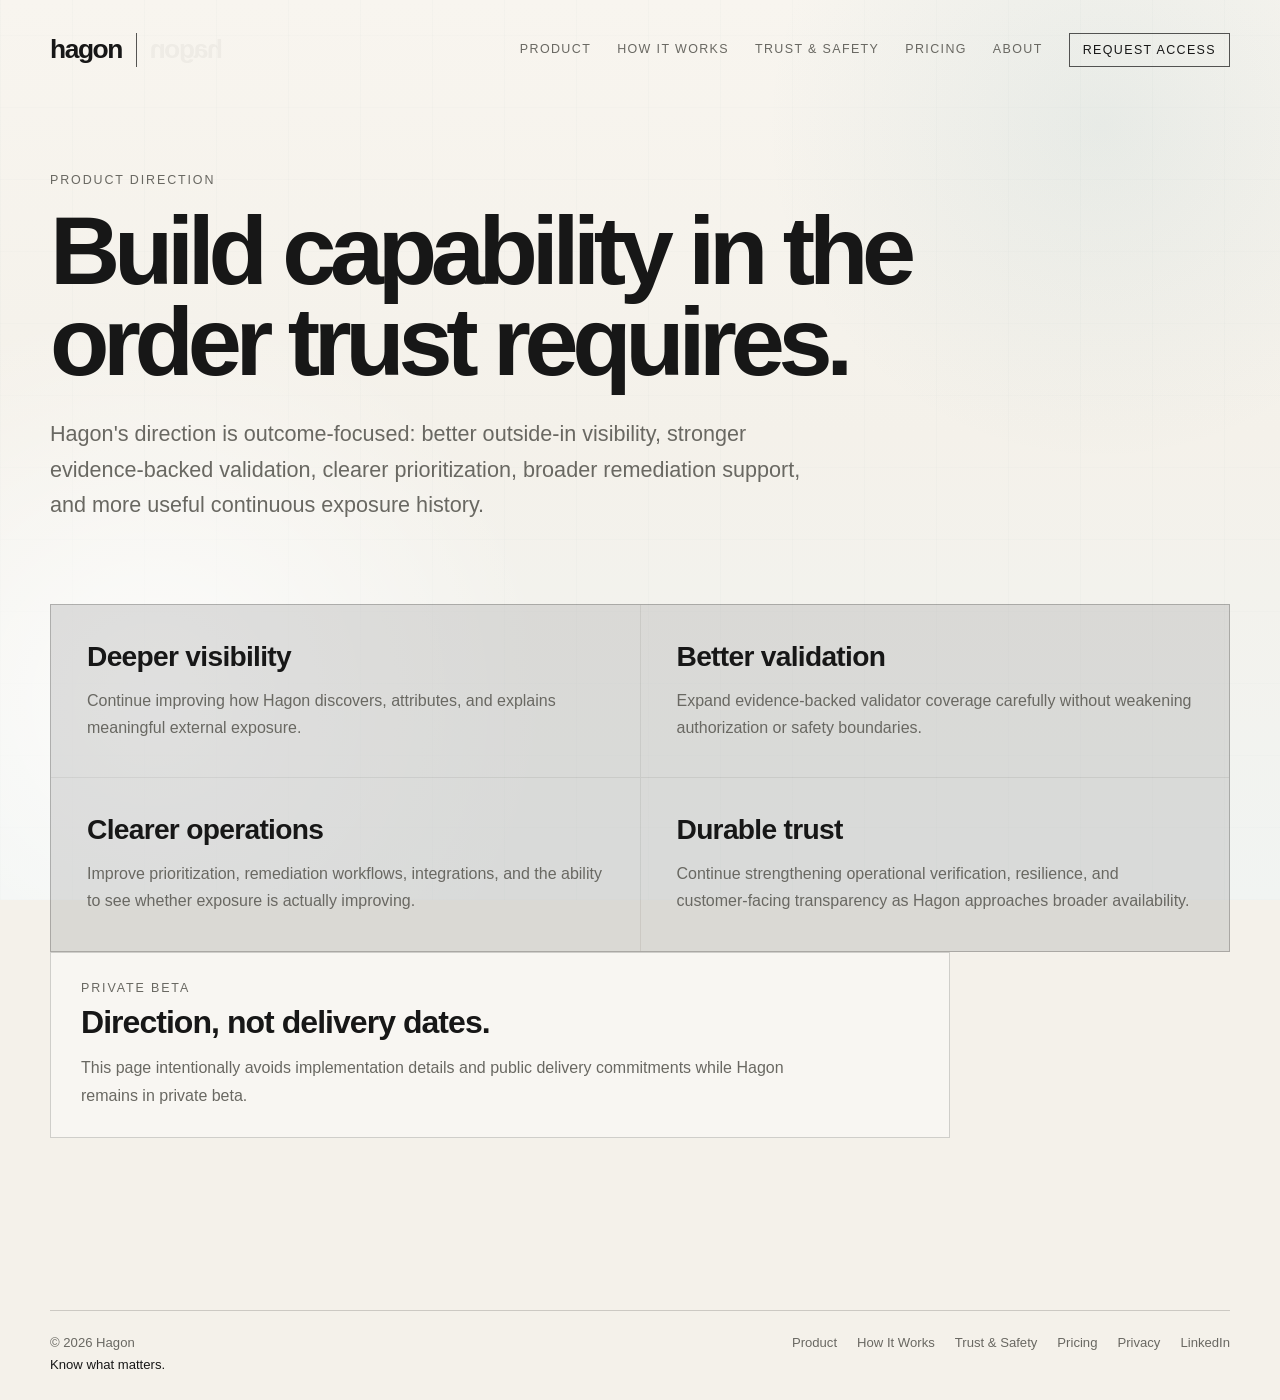
<file: roadmap.html>
<!DOCTYPE html>
<html lang="en">
<head>
  <meta charset="UTF-8" />
  <meta name="viewport" content="width=device-width, initial-scale=1" />
  <meta name="description" content="Outcome-level product direction for Hagon during private beta." />
  <meta name="theme-color" content="#f4f1ea" />
  <meta name="robots" content="noindex,follow" />
  <meta property="og:type" content="website" />
  <meta property="og:site_name" content="Hagon" />
  <meta property="og:title" content="Product Direction | Hagon" />
  <meta property="og:description" content="Outcome-level product direction for Hagon during private beta." />
  <meta property="og:url" content="https://hagontech.com/roadmap.html" />
  <meta property="og:image" content="https://hagontech.com/og-image.png" />
  <meta property="og:image:width" content="1200" />
  <meta property="og:image:height" content="630" />
  <meta property="og:image:alt" content="Hagon. Know what matters." />
  <meta name="twitter:card" content="summary_large_image" />
  <meta name="twitter:image" content="https://hagontech.com/og-image.png" />
  <link rel="icon" href="favicon.svg" type="image/svg+xml" />
  <link rel="canonical" href="https://hagontech.com/roadmap.html" />
  <title>Product Direction | Hagon</title>
  <link rel="stylesheet" href="site.css" />
  <script defer src="site.js"></script>
</head>
<body class="roadmap-page">
<a class="skip-link" href="#main-content">Skip to content</a>
<div class="page">
<header class="topbar">
  <a class="brand" href="index.html" aria-label="Hagon home"><span>hagon</span><span class="brand-divider" aria-hidden="true"></span><span class="brand-ghost" aria-hidden="true">hagon</span></a>
  <button class="nav-toggle" type="button" aria-expanded="false" aria-controls="primary-nav">Menu</button>
  <nav class="nav" id="primary-nav" aria-label="Primary navigation"><a href="product.html">Product</a>
<a href="how-it-works.html">How It Works</a>
<a href="security.html">Trust & Safety</a>
<a href="pricing.html">Pricing</a>
<a href="about.html">About</a>
<a href="contact.html" class="nav-cta">Request Access</a></nav>
</header>
<main class="content" id="main-content"><section class="hero"><p class="eyebrow">Product Direction</p><h1>Build capability in the order trust requires.</h1><p class="lead">Hagon's direction is outcome-focused: better outside-in visibility, stronger evidence-backed validation, clearer prioritization, broader remediation support, and more useful continuous exposure history.</p></section><section class="principles"><article><h2>Deeper visibility</h2><p>Continue improving how Hagon discovers, attributes, and explains meaningful external exposure.</p></article><article><h2>Better validation</h2><p>Expand evidence-backed validator coverage carefully without weakening authorization or safety boundaries.</p></article><article><h2>Clearer operations</h2><p>Improve prioritization, remediation workflows, integrations, and the ability to see whether exposure is actually improving.</p></article><article><h2>Durable trust</h2><p>Continue strengthening operational verification, resilience, and customer-facing transparency as Hagon approaches broader availability.</p></article></section><section class="beta-notice"><p class="eyebrow">Private beta</p><h2>Direction, not delivery dates.</h2><p>This page intentionally avoids implementation details and public delivery commitments while Hagon remains in private beta.</p></section></main>
<footer class="footer"><div><span>© 2026 Hagon</span><span class="footer-tagline">Know what matters.</span></div><nav class="footer-nav" aria-label="Footer navigation"><a href="product.html">Product</a>
<a href="how-it-works.html">How It Works</a>
<a href="security.html">Trust & Safety</a>
<a href="pricing.html">Pricing</a>
<a href="privacy.html">Privacy</a>
<a href="https://www.linkedin.com/company/hagontech/" target="_blank" rel="noopener noreferrer">LinkedIn</a></nav></footer>
</div>
</body>
</html>
</file>
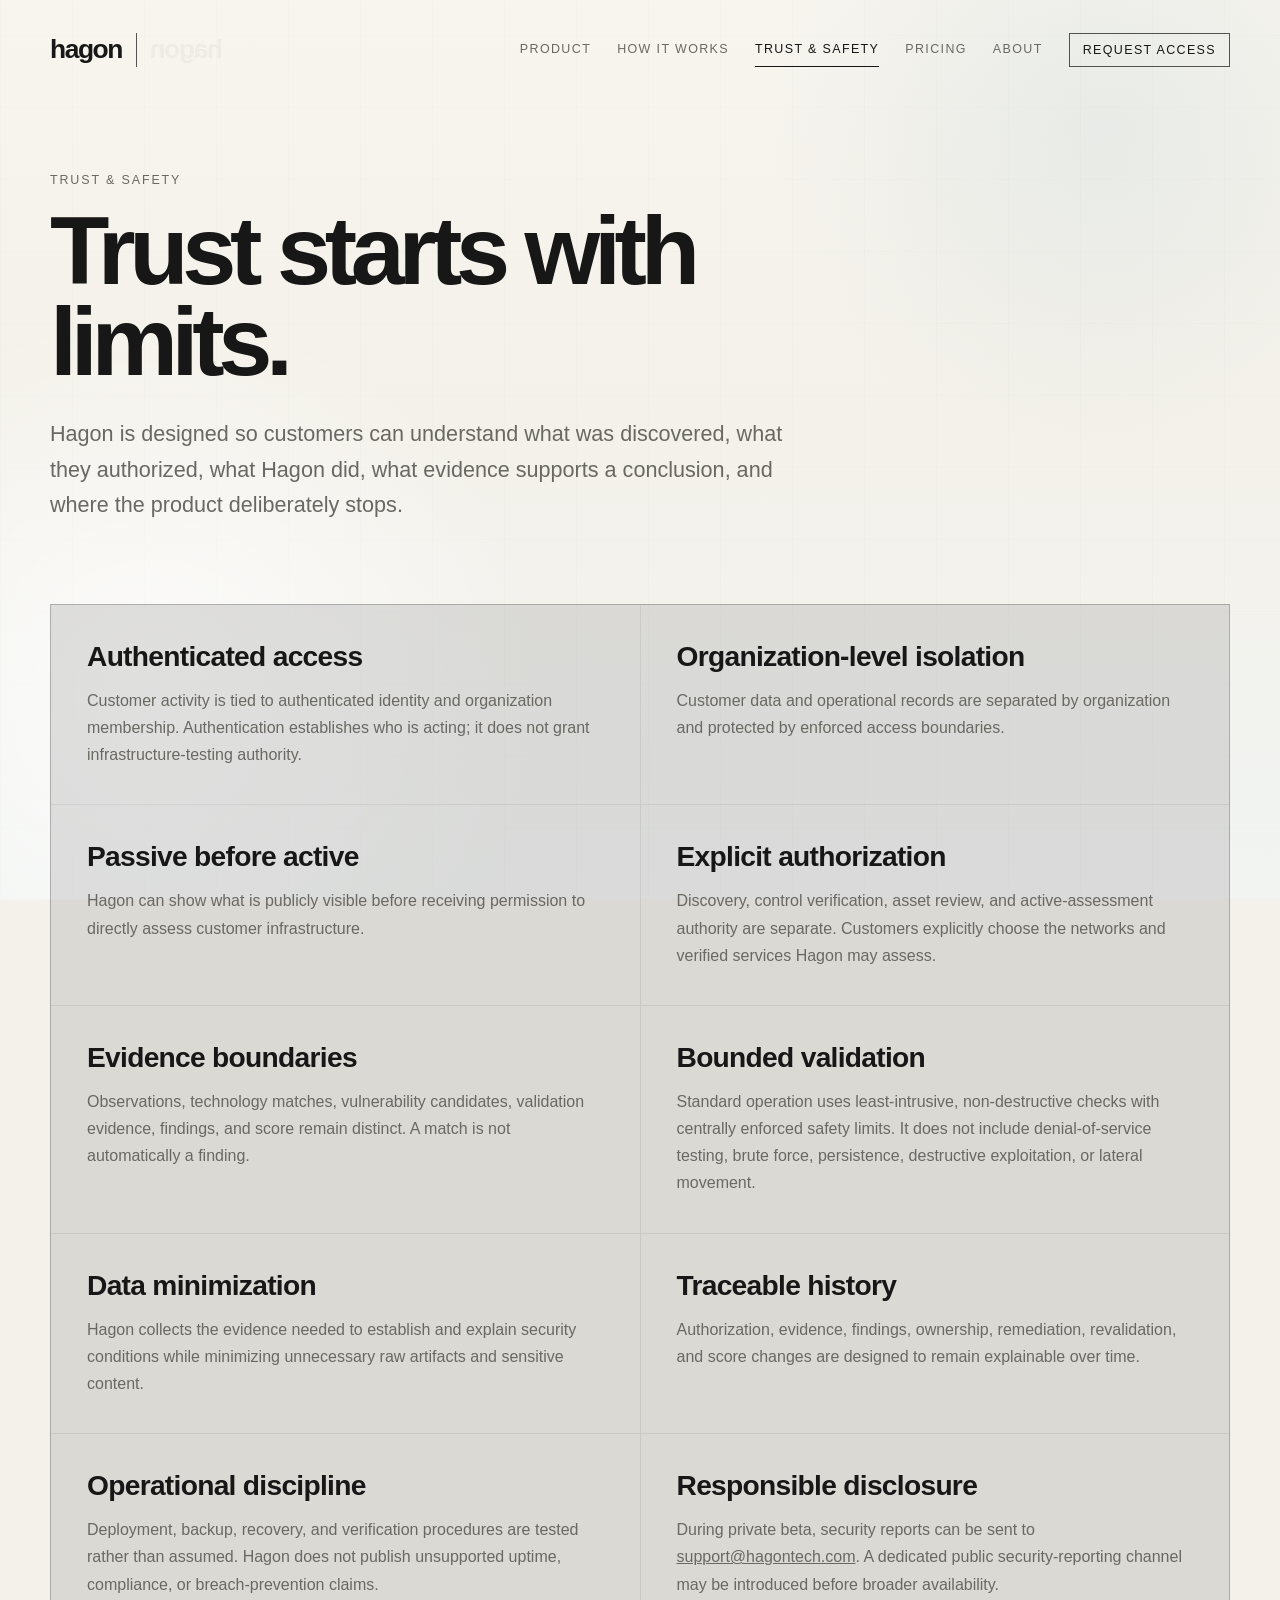
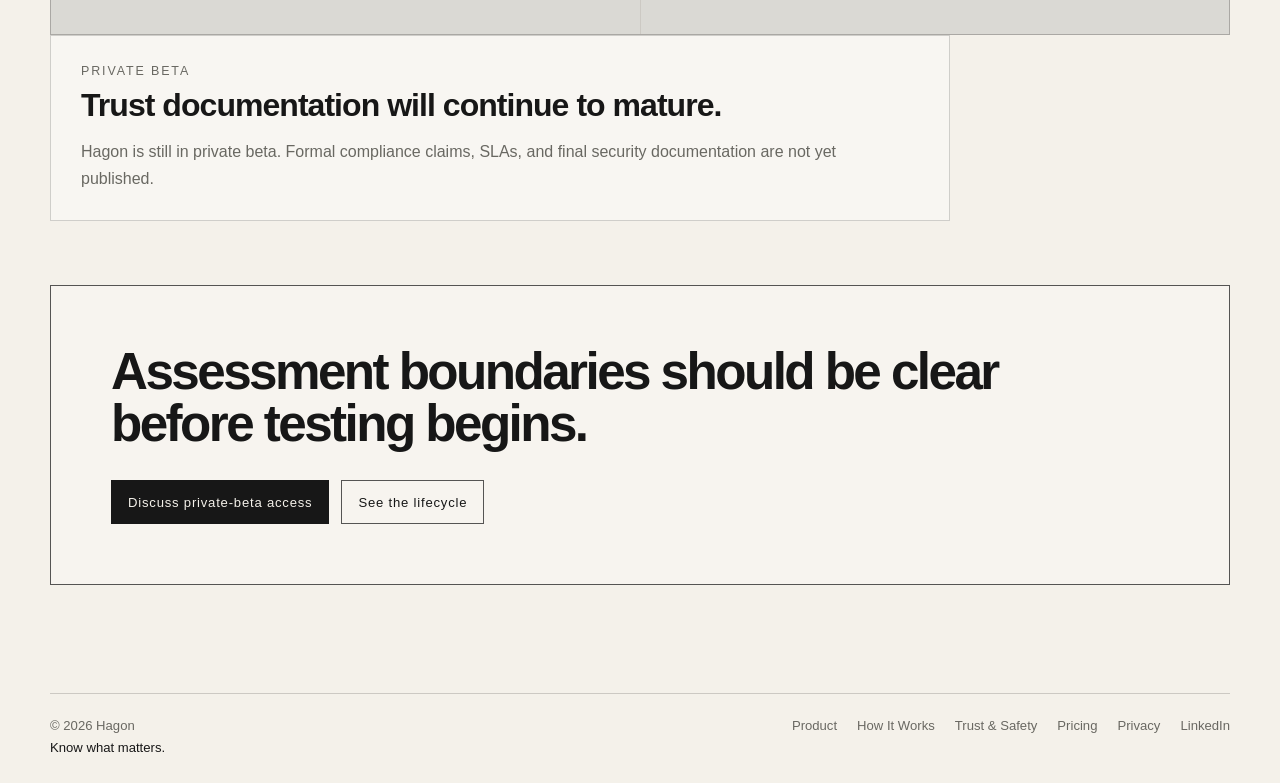
<file: security.html>
<!DOCTYPE html>

<html lang="en">
<head>
<meta charset="utf-8"/>
<meta content="width=device-width, initial-scale=1" name="viewport"/>
<meta content="Learn how Hagon uses explicit authorization, bounded validation, evidence boundaries, organization-level isolation, data minimization, and operational discipline for external exposure management." name="description"/>
<meta content="#f4f1ea" name="theme-color"/>
<meta content="website" property="og:type"/>
<meta content="Hagon" property="og:site_name"/>
<meta content="Trust &amp; Safety | Hagon" property="og:title"/>
<meta content="Learn how Hagon uses explicit authorization, bounded validation, evidence boundaries, organization-level isolation, data minimization, and operational discipline for external exposure management." property="og:description"/>
<meta content="https://hagontech.com/security.html" property="og:url"/>
<meta content="https://hagontech.com/og-image.png" property="og:image"/>
<meta content="1200" property="og:image:width"/>
<meta content="630" property="og:image:height"/>
<meta content="Hagon. Know what matters." property="og:image:alt"/>
<meta content="summary_large_image" name="twitter:card"/>
<meta content="https://hagontech.com/og-image.png" name="twitter:image"/>
<link href="favicon.svg" rel="icon" type="image/svg+xml"/>
<link href="https://hagontech.com/security.html" rel="canonical"/>
<title>Trust &amp; Safety | Hagon</title>
<link href="site.css" rel="stylesheet"/>
<script defer="" src="site.js"></script>
<meta content="Trust &amp; Safety | Hagon" name="twitter:title"/><meta content="Learn how Hagon uses explicit authorization, bounded validation, evidence boundaries, organization-level isolation, data minimization, and operational discipline for external exposure management." name="twitter:description"/><meta content="en_US" property="og:locale"/><script data-hagon-schema="true" type="application/ld+json">{"@context":"https://schema.org","@type":"Organization","@id":"https://hagontech.com/#organization","name":"Hagon","alternateName":"Hagon Technologies","url":"https://hagontech.com/","logo":"https://hagontech.com/og-image.png","sameAs":["https://www.linkedin.com/company/hagontech/"],"description":"Hagon builds evidence-first external exposure management software for lean IT and security teams."}</script></head>
<body class="security-page">
<a class="skip-link" href="#main-content">Skip to content</a>
<div class="page">
<header class="topbar">
<a aria-label="Hagon home" class="brand" href="index.html"><span>hagon</span><span aria-hidden="true" class="brand-divider"></span><span aria-hidden="true" class="brand-ghost">hagon</span></a>
<button aria-controls="primary-nav" aria-expanded="false" class="nav-toggle" type="button">Menu</button>
<nav aria-label="Primary navigation" class="nav" id="primary-nav"><a href="product.html">Product</a>
<a href="how-it-works.html">How It Works</a>
<a aria-current="page" href="security.html">Trust &amp; Safety</a>
<a href="pricing.html">Pricing</a>
<a href="about.html">About</a>
<a class="nav-cta" href="contact.html">Request Access</a></nav>
</header>
<main class="content" id="main-content">
<section class="hero"><p class="eyebrow">Trust &amp; Safety</p><h1>Trust starts with limits.</h1><p class="lead">Hagon is designed so customers can understand what was discovered, what they authorized, what Hagon did, what evidence supports a conclusion, and where the product deliberately stops.</p></section>
<section class="principles"><article><h2>Authenticated access</h2><p>Customer activity is tied to authenticated identity and organization membership. Authentication establishes who is acting; it does not grant infrastructure-testing authority.</p></article><article><h2>Organization-level isolation</h2><p>Customer data and operational records are separated by organization and protected by enforced access boundaries.</p></article><article><h2>Passive before active</h2><p>Hagon can show what is publicly visible before receiving permission to directly assess customer infrastructure.</p></article><article><h2>Explicit authorization</h2><p>Discovery, control verification, asset review, and active-assessment authority are separate. Customers explicitly choose the networks and verified services Hagon may assess.</p></article><article><h2>Evidence boundaries</h2><p>Observations, technology matches, vulnerability candidates, validation evidence, findings, and score remain distinct. A match is not automatically a finding.</p></article><article><h2>Bounded validation</h2><p>Standard operation uses least-intrusive, non-destructive checks with centrally enforced safety limits. It does not include denial-of-service testing, brute force, persistence, destructive exploitation, or lateral movement.</p></article><article><h2>Data minimization</h2><p>Hagon collects the evidence needed to establish and explain security conditions while minimizing unnecessary raw artifacts and sensitive content.</p></article><article><h2>Traceable history</h2><p>Authorization, evidence, findings, ownership, remediation, revalidation, and score changes are designed to remain explainable over time.</p></article><article><h2>Operational discipline</h2><p>Deployment, backup, recovery, and verification procedures are tested rather than assumed. Hagon does not publish unsupported uptime, compliance, or breach-prevention claims.</p></article><article><h2>Responsible disclosure</h2><p>During private beta, security reports can be sent to <a href="mailto:support@hagontech.com?subject=Security%20report">support@hagontech.com</a>. A dedicated public security-reporting channel may be introduced before broader availability.</p></article></section>
<section class="beta-notice"><p class="eyebrow">Private beta</p><h2>Trust documentation will continue to mature.</h2><p>Hagon is still in private beta. Formal compliance claims, SLAs, and final security documentation are not yet published.</p></section>
<section class="cta-band"><h2>Assessment boundaries should be clear before testing begins.</h2><div class="hero-actions"><a class="button primary" href="contact.html">Discuss private-beta access</a><a class="button secondary" href="how-it-works.html">See the lifecycle</a></div></section>
</main>
<footer class="footer"><div><span>© 2026 Hagon</span><span class="footer-tagline">Know what matters.</span></div><nav aria-label="Footer navigation" class="footer-nav"><a href="product.html">Product</a>
<a href="how-it-works.html">How It Works</a>
<a href="security.html">Trust &amp; Safety</a>
<a href="pricing.html">Pricing</a>
<a href="privacy.html">Privacy</a>
<a href="https://www.linkedin.com/company/hagontech/" rel="noopener noreferrer" target="_blank">LinkedIn</a></nav></footer>
</div>
</body>
</html>
</file>
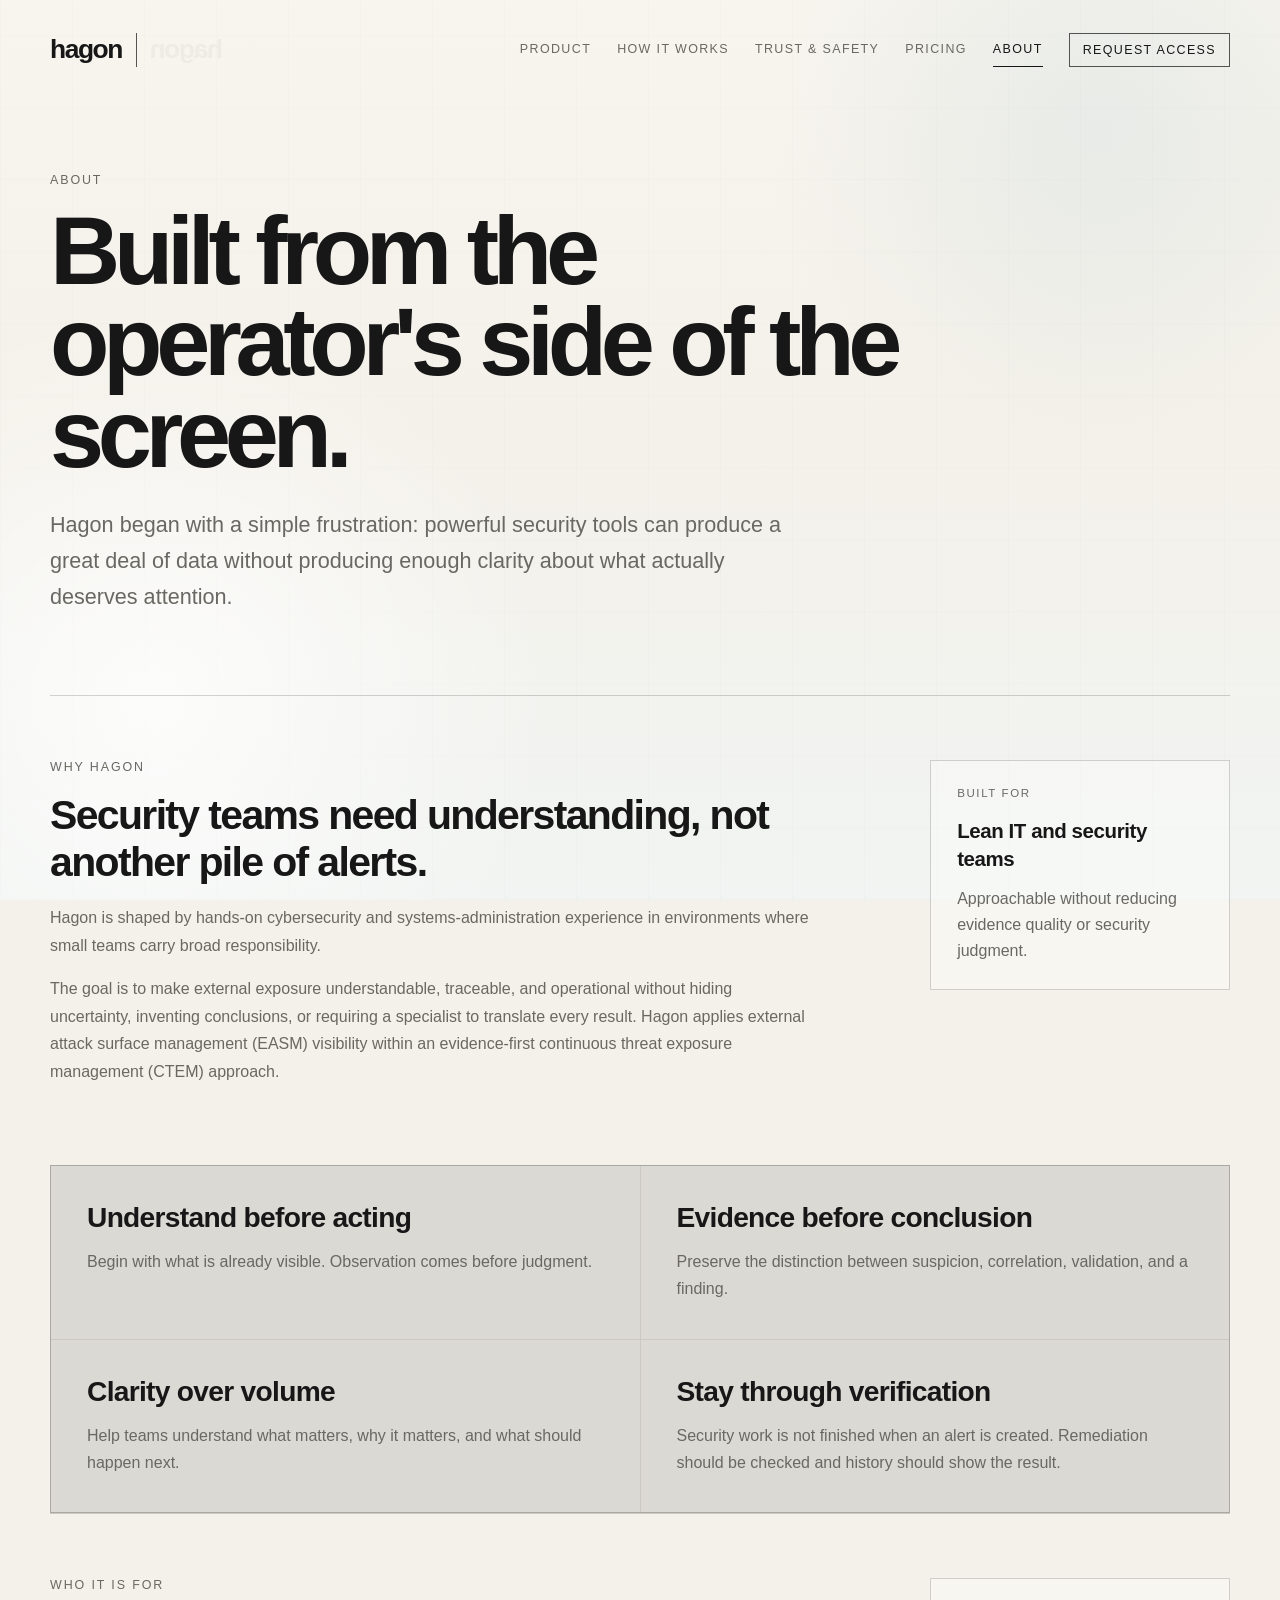
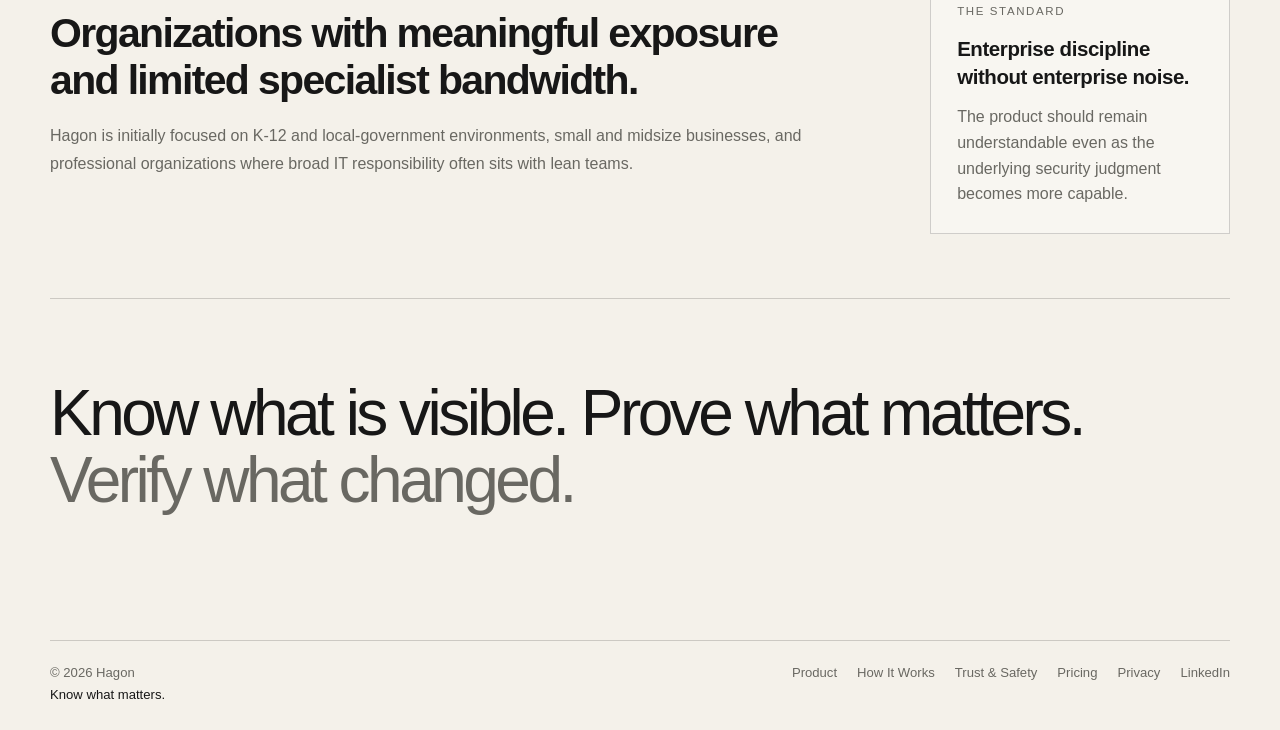
<file: vision.html>
<!DOCTYPE html>
<html lang="en">
<head>
  <meta charset="UTF-8" />
  <meta name="viewport" content="width=device-width, initial-scale=1" />
  <meta name="description" content="Hagon makes external exposure understandable for lean IT and security teams." />
  <meta name="theme-color" content="#f4f1ea" />
  <meta name="robots" content="noindex,follow" />
  <meta http-equiv="refresh" content="0; url=about.html" />
  <meta property="og:type" content="website" />
  <meta property="og:site_name" content="Hagon" />
  <meta property="og:title" content="Why Hagon" />
  <meta property="og:description" content="Hagon makes external exposure understandable for lean IT and security teams." />
  <meta property="og:url" content="https://hagontech.com/about.html" />
  <meta property="og:image" content="https://hagontech.com/og-image.png" />
  <meta property="og:image:width" content="1200" />
  <meta property="og:image:height" content="630" />
  <meta property="og:image:alt" content="Hagon. Know what matters." />
  <meta name="twitter:card" content="summary_large_image" />
  <meta name="twitter:image" content="https://hagontech.com/og-image.png" />
  <link rel="icon" href="favicon.svg" type="image/svg+xml" />
  <link rel="canonical" href="https://hagontech.com/about.html" />
  <title>Why Hagon</title>
  <link rel="stylesheet" href="site.css" />
  <script defer src="site.js"></script>
</head>
<body class="vision-page">
<a class="skip-link" href="#main-content">Skip to content</a>
<div class="page">
<header class="topbar">
  <a class="brand" href="index.html" aria-label="Hagon home"><span>hagon</span><span class="brand-divider" aria-hidden="true"></span><span class="brand-ghost" aria-hidden="true">hagon</span></a>
  <button class="nav-toggle" type="button" aria-expanded="false" aria-controls="primary-nav">Menu</button>
  <nav class="nav" id="primary-nav" aria-label="Primary navigation"><a href="product.html">Product</a>
<a href="how-it-works.html">How It Works</a>
<a href="security.html">Trust & Safety</a>
<a href="pricing.html">Pricing</a>
<a href="about.html">About</a>
<a href="contact.html" class="nav-cta">Request Access</a></nav>
</header>
<main class="content" id="main-content"><section class="hero"><p class="eyebrow">Why Hagon</p><h1>Make external exposure understandable.</h1><p class="lead">Hagon turns outside-in visibility into a continuous path from discovery through validation, prioritization, remediation, verification, and history.</p></section><section class="feature-section"><div class="feature-copy"><h2>The product has moved beyond a vision page.</h2><p>Hagon's current product direction and operating model are now described on the Product and About pages.</p></div><div class="feature-panel"><a class="button primary" href="product.html">Explore the product</a></div></section></main>
<footer class="footer"><div><span>© 2026 Hagon</span><span class="footer-tagline">Know what matters.</span></div><nav class="footer-nav" aria-label="Footer navigation"><a href="product.html">Product</a>
<a href="how-it-works.html">How It Works</a>
<a href="security.html">Trust & Safety</a>
<a href="pricing.html">Pricing</a>
<a href="privacy.html">Privacy</a>
<a href="https://www.linkedin.com/company/hagontech/" target="_blank" rel="noopener noreferrer">LinkedIn</a></nav></footer>
</div>
</body>
</html>
</file>
<file: site.css>
:root{--bg:#f4f1ea;--text:#171717;--muted:#696862;--line:rgba(23,23,23,.18);--line-strong:rgba(23,23,23,.72);--panel:rgba(255,255,255,.38);--max:1180px}
*{box-sizing:border-box}html{min-height:100%;background:var(--bg)}body{margin:0;min-height:100vh;color:var(--text);background:radial-gradient(circle at 10% 8%,rgba(255,255,255,.9),transparent 28%),linear-gradient(180deg,#f7f4ed,var(--bg));font-family:Inter,ui-sans-serif,-apple-system,BlinkMacSystemFont,"Segoe UI",Helvetica,Arial,sans-serif}a{color:inherit}.page{min-height:100vh;display:grid;grid-template-rows:auto 1fr auto;padding:24px}.topbar,.content,.footer{width:min(var(--max),100%);margin:0 auto}.topbar{display:flex;align-items:center;justify-content:space-between;gap:28px;padding:8px 0 24px;border-bottom:1px solid transparent}.brand{display:inline-flex;align-items:center;gap:14px;text-decoration:none;font-size:clamp(1.65rem,2vw,2.2rem);font-weight:600;letter-spacing:-.055em;line-height:1}.brand-divider{width:1px;height:34px;background:var(--line-strong)}.brand-ghost{opacity:.035;transform:scaleX(-1);user-select:none;white-space:nowrap}.nav{display:flex;align-items:center;gap:26px}.nav a{padding:10px 0;text-decoration:none;color:var(--muted);font-size:.78rem;letter-spacing:.11em;text-transform:uppercase;border-bottom:1px solid transparent}.nav a:hover,.nav a:focus-visible,.nav a[aria-current=page]{color:var(--text);border-bottom-color:var(--text)}.nav-toggle{display:none;border:1px solid var(--line);background:transparent;color:var(--text);font:inherit;padding:8px 12px}.content{padding:9vh 0 12vh}.hero{max-width:900px;padding-bottom:9vh}.eyebrow,.section-kicker{margin:0 0 18px;color:var(--muted);font-size:.78rem;letter-spacing:.15em;text-transform:uppercase}.hero h1{margin:0;font-size:clamp(3.2rem,7.6vw,7.4rem);line-height:.94;letter-spacing:-.065em;font-weight:550}.lead{max-width:760px;margin:28px 0 0;color:var(--muted);font-size:clamp(1.05rem,1.7vw,1.35rem);line-height:1.65}.home-page .content{display:grid;align-content:center}.home-hero{display:grid;grid-template-columns:minmax(0,1.35fr) minmax(280px,.65fr);align-items:end;gap:clamp(44px,8vw,120px)}.home-hero h1{margin:0;font-size:clamp(4.3rem,11vw,10.5rem);font-weight:540;line-height:.84;letter-spacing:-.075em}.home-hero h1 span{display:block}.intro-card{border-left:1px solid var(--line-strong);padding:4px 0 4px 28px}.intro-card p{margin:0;color:var(--muted);font-size:clamp(1rem,1.6vw,1.25rem);line-height:1.65}.intro-card strong{color:var(--text)}.signal{margin-top:30px;display:inline-flex;align-items:center;gap:10px;font-size:.92rem}.signal-dot{width:8px;height:8px;border-radius:50%;background:var(--text);box-shadow:0 0 0 6px rgba(23,23,23,.06)}.home-bridge{margin-top:10vh;padding-top:28px;border-top:1px solid var(--line);display:flex;justify-content:space-between;gap:30px;color:var(--muted)}.home-bridge p{margin:0;max-width:690px;line-height:1.7}.text-link{text-decoration:none;color:var(--text);white-space:nowrap}.split-section{display:grid;grid-template-columns:180px 1fr;gap:50px;padding:64px 0;border-top:1px solid var(--line)}.split-section h2,.process h2,.pricing-principles h2,.contact-grid h2,.roadmap-list h2,.security-grid h2,.privacy-list h2{margin:0 0 18px;font-size:clamp(1.7rem,3vw,3rem);letter-spacing:-.035em}.split-section>div>p,.process p,.pricing-principles p,.contact-grid p,.roadmap-list p,.security-grid p,.privacy-list p,.quiet-panel p{color:var(--muted);line-height:1.7;max-width:760px}.demo-window,.quiet-panel,.rows,.security-grid article,.contact-grid article,.roadmap-list article,.pricing-principles article,.privacy-list article{border:1px solid var(--line);background:var(--panel);padding:28px}.window-top,.rows>div{display:flex;justify-content:space-between;gap:20px}.window-top{color:var(--muted);font-size:.82rem;text-transform:uppercase;letter-spacing:.1em;margin-bottom:28px}.demo-window>strong{font-size:1.6rem}.metric-grid{display:grid;grid-template-columns:repeat(3,1fr);gap:12px;margin-top:24px}.metric-grid>div{border-top:1px solid var(--line);padding-top:16px}.metric-grid strong{display:block;font-size:2rem}.metric-grid span{color:var(--muted);font-size:.86rem}.rows>div{padding:15px 0;border-bottom:1px solid var(--line)}.rows>div:last-child{border-bottom:0}.rows span{color:var(--muted)}.process,.pricing-principles,.roadmap-list,.privacy-list{display:grid;gap:0;border-top:1px solid var(--line)}.process article,.pricing-principles article,.roadmap-list article,.privacy-list article{display:grid;grid-template-columns:100px 260px 1fr;gap:26px;padding:34px 0;border-bottom:1px solid var(--line);background:transparent}.process article>span,.pricing-principles article>span,.roadmap-list article>span{color:var(--muted);font-size:.78rem;letter-spacing:.12em;text-transform:uppercase}.process h2,.pricing-principles h2,.roadmap-list h2,.privacy-list h2{font-size:1.5rem}.process p,.pricing-principles p,.roadmap-list p,.privacy-list p{margin:0}.statement{padding:9vh 0 2vh;border-top:1px solid var(--line)}.statement p{margin:0;font-size:clamp(2.3rem,5vw,5.5rem);line-height:1.05;letter-spacing:-.055em}.statement em{font-style:normal;color:var(--muted)}.principle-list{display:grid;grid-template-columns:1fr 1fr;gap:1px;background:var(--line);border:1px solid var(--line)}.principle-list article{padding:28px;background:var(--bg)}.principle-list h3{margin:0 0 12px}.principle-list p{margin:0;color:var(--muted);line-height:1.6}.contact-grid,.security-grid{display:grid;grid-template-columns:1fr 1fr;gap:18px}.contact-grid article span{color:var(--muted);text-transform:uppercase;letter-spacing:.12em;font-size:.76rem}.callout{margin-top:64px}.flow-line{display:flex;gap:10px;flex-wrap:wrap;padding:30px 0;border-top:1px solid var(--line);border-bottom:1px solid var(--line)}.flow-line span{padding:10px 16px;border:1px solid var(--line);background:var(--panel)}.security-grid article h2{font-size:1.4rem}.footer{display:flex;align-items:flex-start;justify-content:space-between;gap:30px;padding:24px 0 4px;border-top:1px solid var(--line);color:var(--muted);font-size:.82rem}.footer>div{display:flex;flex-direction:column;gap:7px}.footer-tagline{color:var(--text)}.footer-nav{display:flex;gap:20px;flex-wrap:wrap}.footer-nav a{text-decoration:none}.footer-nav a:hover,.footer-nav a:focus-visible{color:var(--text)}
@media(max-width:820px){.page{padding:18px}.topbar{align-items:flex-start;flex-wrap:wrap}.nav-toggle{display:block}.nav{display:none;width:100%;flex-direction:column;align-items:stretch;gap:0;padding-top:10px}.nav.is-open{display:flex}.nav a{padding:13px 0;border-bottom:1px solid var(--line)}.content{padding:7vh 0 9vh}.home-hero{grid-template-columns:1fr;gap:50px}.home-hero h1{font-size:clamp(4.5rem,21vw,8rem)}.home-bridge,.footer{flex-direction:column}.split-section{grid-template-columns:1fr;gap:14px;padding:46px 0}.process article,.pricing-principles article,.roadmap-list article,.privacy-list article{grid-template-columns:1fr;gap:10px}.contact-grid,.security-grid,.principle-list{grid-template-columns:1fr}.metric-grid{grid-template-columns:1fr}.footer-nav{gap:14px}}
@media(prefers-reduced-motion:no-preference){.topbar,.content,.footer{animation:reveal .55s ease-out both}.content{animation-delay:.05s}.footer{animation-delay:.1s}@keyframes reveal{from{opacity:0;transform:translateY(8px)}to{opacity:1;transform:translateY(0)}}}

/* Product and content hierarchy */
.status{display:inline-flex;margin:28px 0 0;padding:8px 12px;border:1px solid var(--line-strong);font-size:.74rem;letter-spacing:.13em;text-transform:uppercase}
.principles{display:grid;grid-template-columns:repeat(2,minmax(0,1fr));gap:1px;background:var(--line);border:1px solid var(--line)}
.principles article{padding:clamp(24px,3vw,36px);background:rgba(255,255,255,.28)}
.principles h2{margin:0 0 14px;font-size:clamp(1.35rem,2.2vw,2rem);letter-spacing:-.025em}
.principles p{margin:0;color:var(--muted);line-height:1.7}
.feature-section{display:grid;grid-template-columns:minmax(0,1.45fr) minmax(260px,.55fr);gap:clamp(36px,7vw,96px);align-items:start;padding:64px 0;border-top:1px solid var(--line)}
.feature-copy h2{margin:0 0 18px;font-size:clamp(1.8rem,3.2vw,3.2rem);letter-spacing:-.04em}
.feature-copy>p:not(.eyebrow){max-width:760px;color:var(--muted);line-height:1.72}
.feature-panel{border:1px solid var(--line);background:rgba(255,255,255,.34);padding:26px;position:sticky;top:24px}
.feature-panel .panel-label{margin:0 0 18px;color:var(--muted);font-size:.72rem;letter-spacing:.14em;text-transform:uppercase}
.feature-panel strong{display:block;font-size:1.28rem;line-height:1.35;letter-spacing:-.02em}
.feature-panel>p:last-child{margin:14px 0 0;color:var(--muted);line-height:1.6}
.proof-strip{padding:64px 0;border-top:1px solid var(--line)}
.proof-grid{display:grid;grid-template-columns:repeat(4,minmax(0,1fr));gap:1px;background:var(--line);border:1px solid var(--line)}
.proof-grid article{padding:24px;background:var(--bg)}
.proof-grid strong,.proof-grid span{display:block}.proof-grid strong{font-size:1rem}.proof-grid span{margin-top:9px;color:var(--muted);font-size:.88rem;line-height:1.55}
.score-statement{padding:32px;border:1px solid var(--line);background:var(--panel)}
.score-statement strong{font-size:clamp(1.5rem,3vw,2.6rem);letter-spacing:-.035em}
@media(max-width:820px){.principles,.proof-grid{grid-template-columns:1fr}.feature-section{grid-template-columns:1fr;gap:22px;padding:46px 0}.feature-panel{position:static}}

/* Private-beta access boundary */
.access-statement{padding:28px 0 54px;border-top:1px solid var(--line)}
.access-statement p{max-width:900px;font-size:1rem;line-height:1.7;letter-spacing:0;color:var(--muted)}
.access-statement strong{color:var(--text)}

/* Compact beta/status notices: operational copy must never inherit display-statement scale */
.beta-notice{
  margin:0 0 64px;
  padding:28px 30px;
  max-width:900px;
  border:1px solid var(--line);
  background:var(--panel);
}
.beta-notice .eyebrow{margin:0 0 10px}
.beta-notice h2{
  margin:0;
  max-width:760px;
  font-size:clamp(1.45rem,2.5vw,2.15rem);
  line-height:1.12;
  letter-spacing:-.03em;
  font-weight:550;
}
.beta-notice>p:not(.eyebrow){
  margin:14px 0 0;
  max-width:760px;
  color:var(--muted);
  font-size:1rem;
  line-height:1.7;
  letter-spacing:0;
}
.access-statement{padding:28px 30px;border-top:1px solid var(--line)}
.access-statement p{max-width:760px;font-size:1rem;line-height:1.7;letter-spacing:0;color:var(--muted)}
.score-statement p{
  margin:0;
  font-size:1rem;
  line-height:1.7;
  letter-spacing:0;
  color:var(--muted);
}
.score-statement strong{
  display:block;
  margin-bottom:10px;
  color:var(--text);
  font-size:clamp(1.5rem,3vw,2.6rem);
  line-height:1.12;
  letter-spacing:-.035em;
}
@media(max-width:820px){
  .beta-notice{margin-bottom:46px;padding:22px}
}

/* 2026 public positioning refresh */
.skip-link{position:fixed;left:18px;top:12px;z-index:1000;padding:10px 14px;background:var(--text);color:var(--bg);text-decoration:none;transform:translateY(-160%);transition:transform .15s ease}.skip-link:focus{transform:translateY(0)}
.nav .nav-cta{padding:9px 13px;border:1px solid var(--line-strong);color:var(--text)}.nav .nav-cta:hover,.nav .nav-cta:focus-visible,.nav .nav-cta[aria-current=page]{background:var(--text);color:var(--bg);border-color:var(--text)}
.home-refresh{max-width:980px}.home-refresh .lead{max-width:850px}.hero-actions{display:flex;flex-wrap:wrap;gap:12px;margin-top:30px}.button{display:inline-flex;align-items:center;justify-content:center;min-height:44px;padding:10px 16px;border:1px solid var(--line-strong);text-decoration:none;font-size:.82rem;letter-spacing:.06em}.button.primary{background:var(--text);color:var(--bg);border-color:var(--text)}.button.secondary{background:transparent;color:var(--text)}.button:hover,.button:focus-visible{transform:translateY(-1px)}
.question-grid{padding:70px 0;border-top:1px solid var(--line)}.section-heading{display:grid;grid-template-columns:200px 1fr;gap:40px;margin-bottom:34px}.section-heading h2{margin:0;font-size:clamp(2rem,4vw,4rem);line-height:1.05;letter-spacing:-.05em}.question-cards{display:grid;grid-template-columns:repeat(3,minmax(0,1fr));gap:1px;background:var(--line);border:1px solid var(--line)}.question-cards article{padding:28px;background:var(--bg)}.question-cards span{display:block;margin-bottom:28px;color:var(--muted);font-size:.75rem;letter-spacing:.12em}.question-cards h3{margin:0 0 12px;font-size:1.18rem}.question-cards p{margin:0;color:var(--muted);line-height:1.65}
.flow-section{padding:64px 0;border-top:1px solid var(--line)}.large-flow span{font-size:.9rem}.flow-copy{max-width:800px;margin:24px 0 0;color:var(--muted);line-height:1.7}
.score-card{display:flex;flex-direction:column;border:1px solid var(--line);background:var(--panel);padding:28px}.score-value{font-size:clamp(3.2rem,6vw,6rem);letter-spacing:-.07em;line-height:1}.score-label{margin-top:12px;font-size:1.1rem}.score-note{margin-top:26px;padding-top:16px;border-top:1px solid var(--line);color:var(--muted);font-size:.9rem;line-height:1.5}
.trust-strip{padding:64px 0;border-top:1px solid var(--line)}.cta-band{margin-top:64px;padding:clamp(28px,5vw,60px);border:1px solid var(--line-strong);background:rgba(255,255,255,.25)}.cta-band h2{max-width:900px;margin:0;font-size:clamp(2rem,4vw,4.5rem);line-height:1.02;letter-spacing:-.05em}.cta-band>p:not(.eyebrow){max-width:760px;color:var(--muted);line-height:1.7}.intake-notice{margin-top:56px}
@media(max-width:1080px){.nav{gap:16px}.nav a{font-size:.72rem}}
@media(max-width:820px){.nav .nav-cta{border-width:0 0 1px;padding:13px 0;background:transparent;color:var(--text)}.nav .nav-cta:hover,.nav .nav-cta:focus-visible,.nav .nav-cta[aria-current=page]{background:transparent;color:var(--text)}.section-heading{grid-template-columns:1fr;gap:0}.question-cards{grid-template-columns:1fr}.hero-actions{flex-direction:column;align-items:stretch}.button{width:100%}.score-card{margin-top:6px}}

.intake-note{margin-top:14px!important;font-size:.88rem!important;line-height:1.55!important;color:var(--muted)!important}


/* Pricing page */
.pricing-plans{padding:0 0 72px}
.pricing-section-head{display:grid;grid-template-columns:200px minmax(0,1fr);column-gap:40px;align-items:start;padding:0 0 30px}
.pricing-section-head .eyebrow{grid-row:1 / span 2;margin-top:8px}
.pricing-section-head h2{margin:0;font-size:clamp(2rem,3.8vw,3.7rem);line-height:1.03;letter-spacing:-.05em;font-weight:550}
.pricing-section-head>p:last-child{max-width:760px;margin:18px 0 0;color:var(--muted);line-height:1.7}
.pricing-grid{display:grid;grid-template-columns:repeat(3,minmax(0,1fr));gap:1px;background:var(--line);border:1px solid var(--line)}
.pricing-card{display:flex;min-width:0;min-height:390px;flex-direction:column;padding:clamp(24px,3vw,36px);background:var(--bg)}
.pricing-card-featured{background:rgba(255,255,255,.5)}
.pricing-card .eyebrow{margin-bottom:30px}
.pricing-card h3{margin:0;line-height:1}
.pricing-card .price{font-size:clamp(2.6rem,4.3vw,4.2rem);font-weight:550;letter-spacing:-.055em}
.pricing-card .price-period{font-size:1rem;font-weight:500;letter-spacing:0;color:var(--muted);white-space:nowrap}
.pricing-scope{margin:22px 0 0;padding-top:18px;border-top:1px solid var(--line);font-weight:600;line-height:1.45}
.pricing-description{margin:14px 0 30px;color:var(--muted);line-height:1.65}
.pricing-card .button{align-self:flex-start;margin-top:auto}
.pricing-includes{display:grid;grid-template-columns:200px 1fr;gap:40px;padding:28px 0;border-bottom:1px solid var(--line)}
.pricing-includes strong{font-size:1rem}
.pricing-includes p{margin:0;color:var(--muted);line-height:1.7}
.pricing-custom{display:grid;grid-template-columns:minmax(250px,.75fr) minmax(0,1fr) auto;gap:36px;align-items:end;padding:34px 0;border-bottom:1px solid var(--line)}
.pricing-custom .eyebrow{margin-bottom:10px}
.pricing-custom h3{margin:0;font-size:1.45rem;letter-spacing:-.025em}
.pricing-custom>p{margin:0;color:var(--muted);line-height:1.65}
.pricing-assurances{display:grid;grid-template-columns:1fr 1fr;gap:1px;margin-top:64px;background:var(--line);border:1px solid var(--line)}
.pricing-assurances article{padding:clamp(28px,4vw,46px);background:rgba(255,255,255,.28)}
.pricing-assurances h2{margin:0 0 16px;font-size:clamp(1.55rem,2.7vw,2.55rem);line-height:1.08;letter-spacing:-.04em}
.pricing-assurances p:not(.eyebrow){margin:0;color:var(--muted);line-height:1.7}
.pricing-cta{padding:clamp(28px,4vw,44px)}
.pricing-cta h2{font-size:clamp(2rem,3.5vw,3.5rem)}
.pricing-cta .hero-actions{margin-top:24px}

@media(max-width:900px){
  .pricing-grid{grid-template-columns:1fr}
  .pricing-card{min-height:0}
  .pricing-card .button{margin-top:8px}
  .pricing-custom{grid-template-columns:1fr;gap:16px;align-items:start}
}
@media(max-width:820px){
  .pricing-section-head,.pricing-includes{grid-template-columns:1fr;gap:8px}
  .pricing-section-head .eyebrow{grid-row:auto;margin-top:0}
  .pricing-assurances{grid-template-columns:1fr}
}

/* 2026-10 launch-readiness visual refresh */
body{
  background:
    radial-gradient(circle at 86% 14%,rgba(71,139,154,.085),transparent 25%),
    radial-gradient(circle at 12% 78%,rgba(255,255,255,.78),transparent 30%),
    repeating-linear-gradient(90deg,rgba(39,91,102,.018) 0,rgba(39,91,102,.018) 1px,transparent 1px,transparent 72px),
    repeating-linear-gradient(0deg,rgba(39,91,102,.014) 0,rgba(39,91,102,.014) 1px,transparent 1px,transparent 72px),
    linear-gradient(180deg,#f8f5ef 0%,var(--bg) 48%,#f1f4f2 100%);
  background-attachment:fixed;
}
.icon-mark{width:40px;height:40px;display:inline-grid;place-items:center;border:1px solid rgba(50,119,134,.25);background:rgba(225,244,247,.48);border-radius:12px;color:#245f6c;flex:0 0 auto;line-height:0}
.icon-mark svg{display:block;width:21px;height:21px;fill:none;stroke:currentColor;stroke-width:1.7;stroke-linecap:round;stroke-linejoin:round}
.compact-heading{margin-bottom:28px}
.stat-grid,.labor-grid{display:grid;grid-template-columns:repeat(3,minmax(0,1fr));gap:1px;background:var(--line);border:1px solid var(--line)}
.stat-grid article,.labor-grid article{padding:clamp(24px,3vw,34px);background:rgba(255,255,255,.42)}
.stat-grid strong,.labor-grid strong{display:block;margin:24px 0 8px;font-size:clamp(2rem,3.5vw,3.35rem);line-height:1;letter-spacing:-.055em;font-weight:560}
.stat-grid article>span:last-child,.labor-grid article>span:last-child{display:block;color:var(--muted);line-height:1.65}
.source-note{margin:14px 0 0;color:var(--muted);font-size:.78rem;line-height:1.55}
.source-note a{text-underline-offset:3px}
.labor-section{padding:70px 0;border-top:1px solid var(--line)}
.question-cards article{position:relative}
.question-cards .question-icon{display:grid;place-items:center;margin:0 0 28px}
.question-cards .question-icon svg{display:block;margin:auto}

@media(max-width:900px){.stat-grid,.labor-grid{grid-template-columns:1fr}}
@media(max-width:600px){.stat-grid strong,.labor-grid strong{font-size:2.4rem}}
</file>
